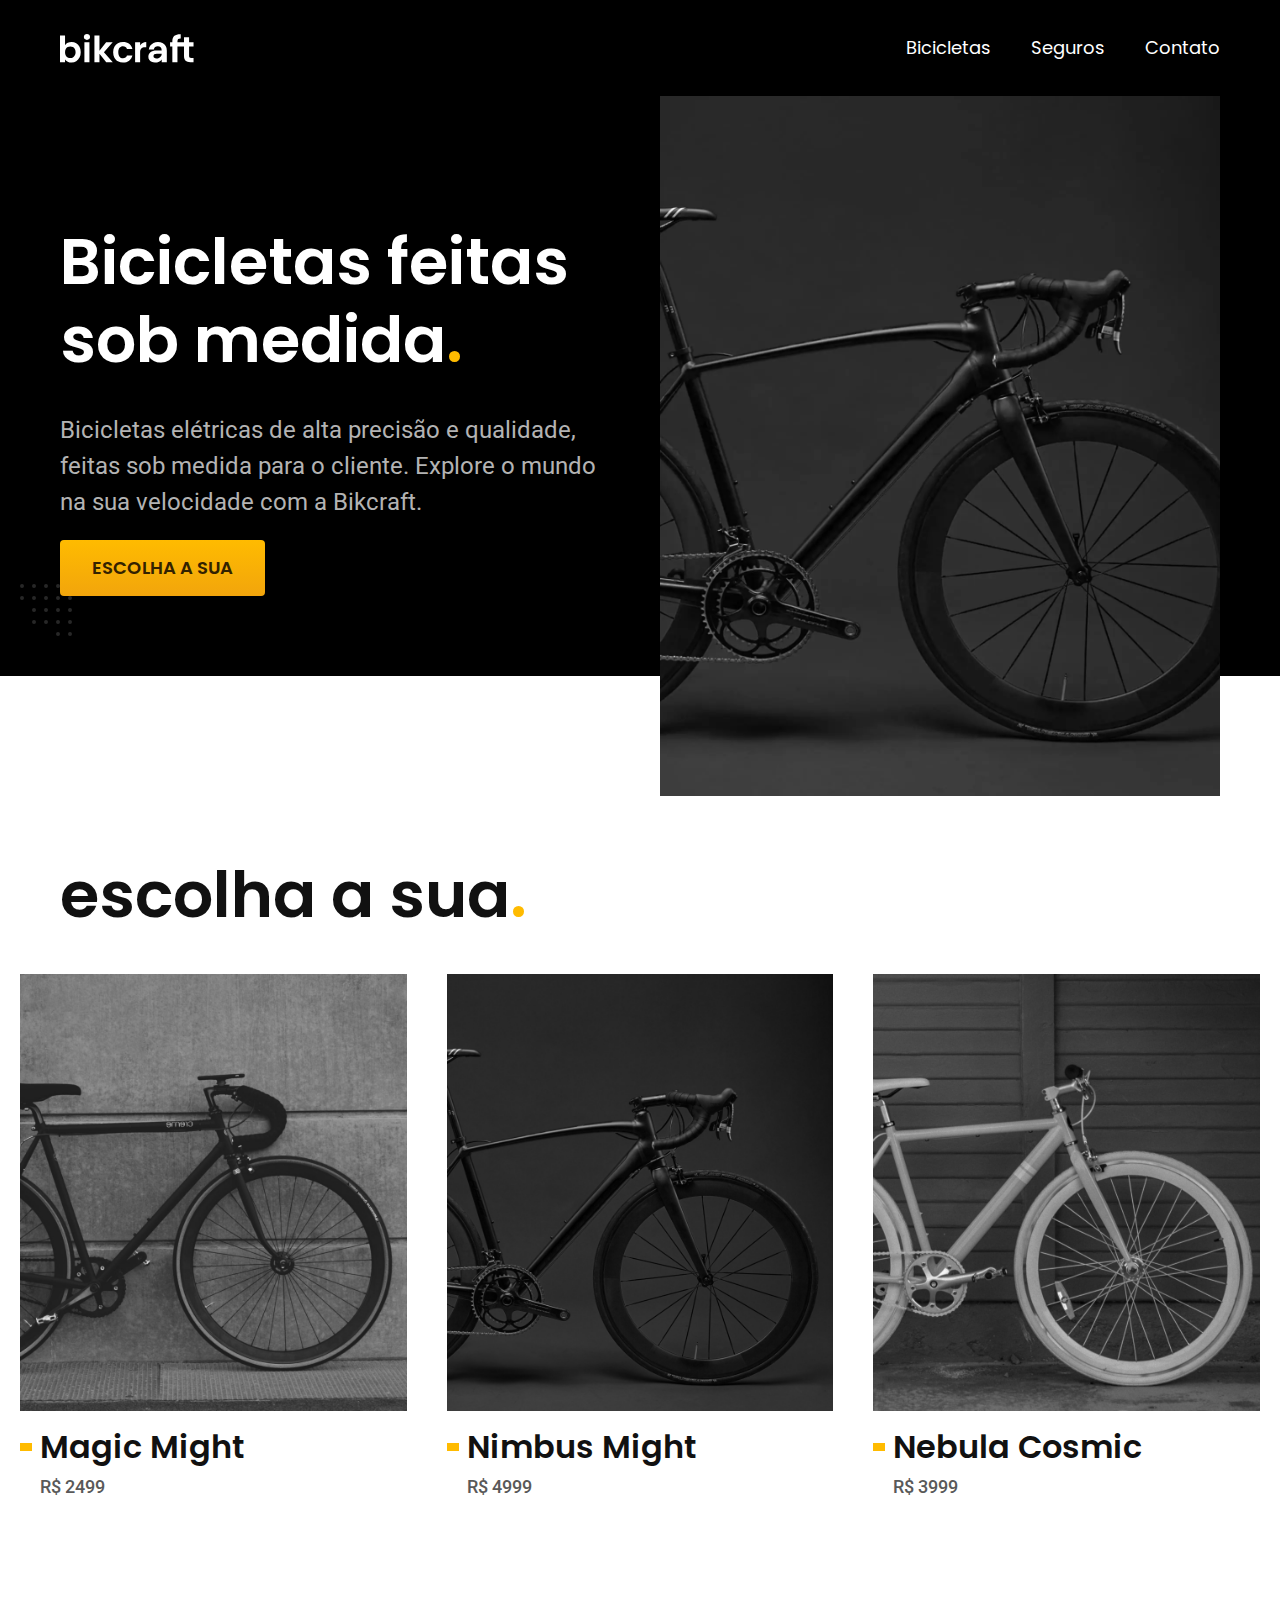
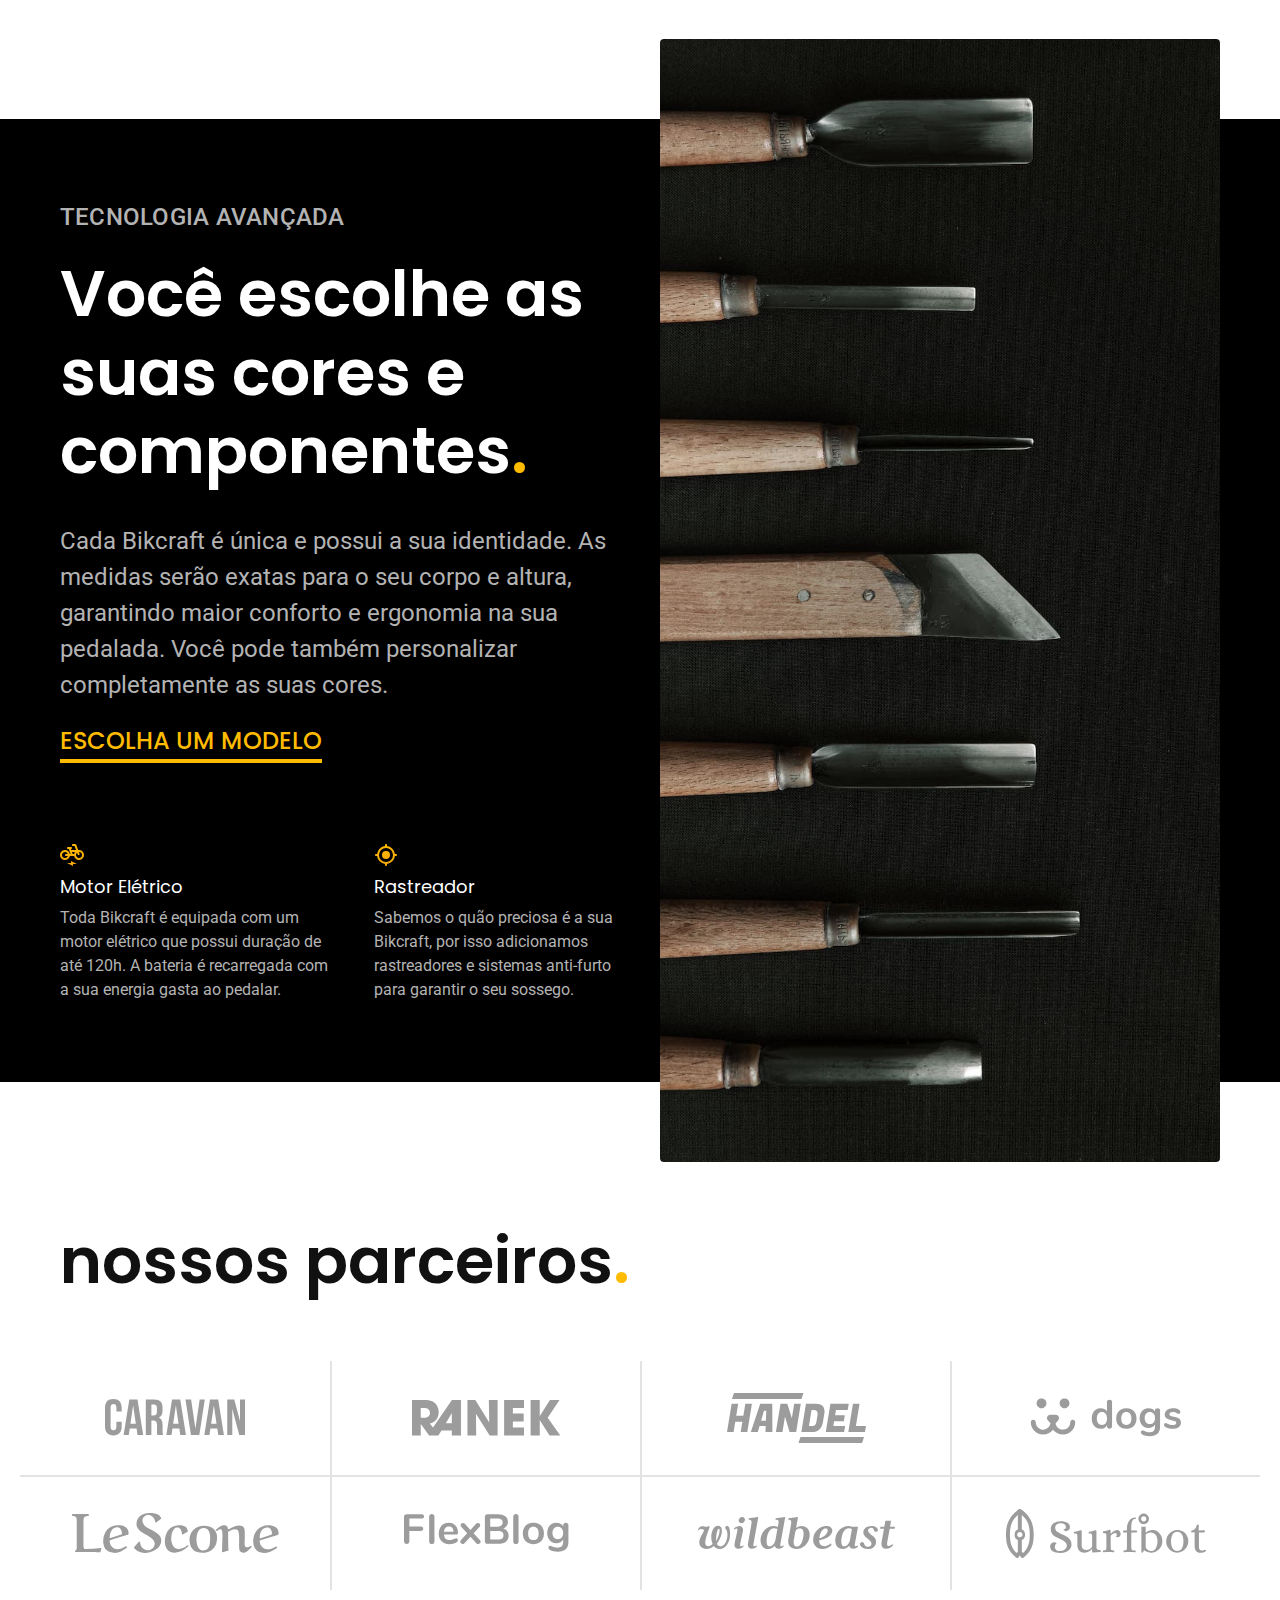
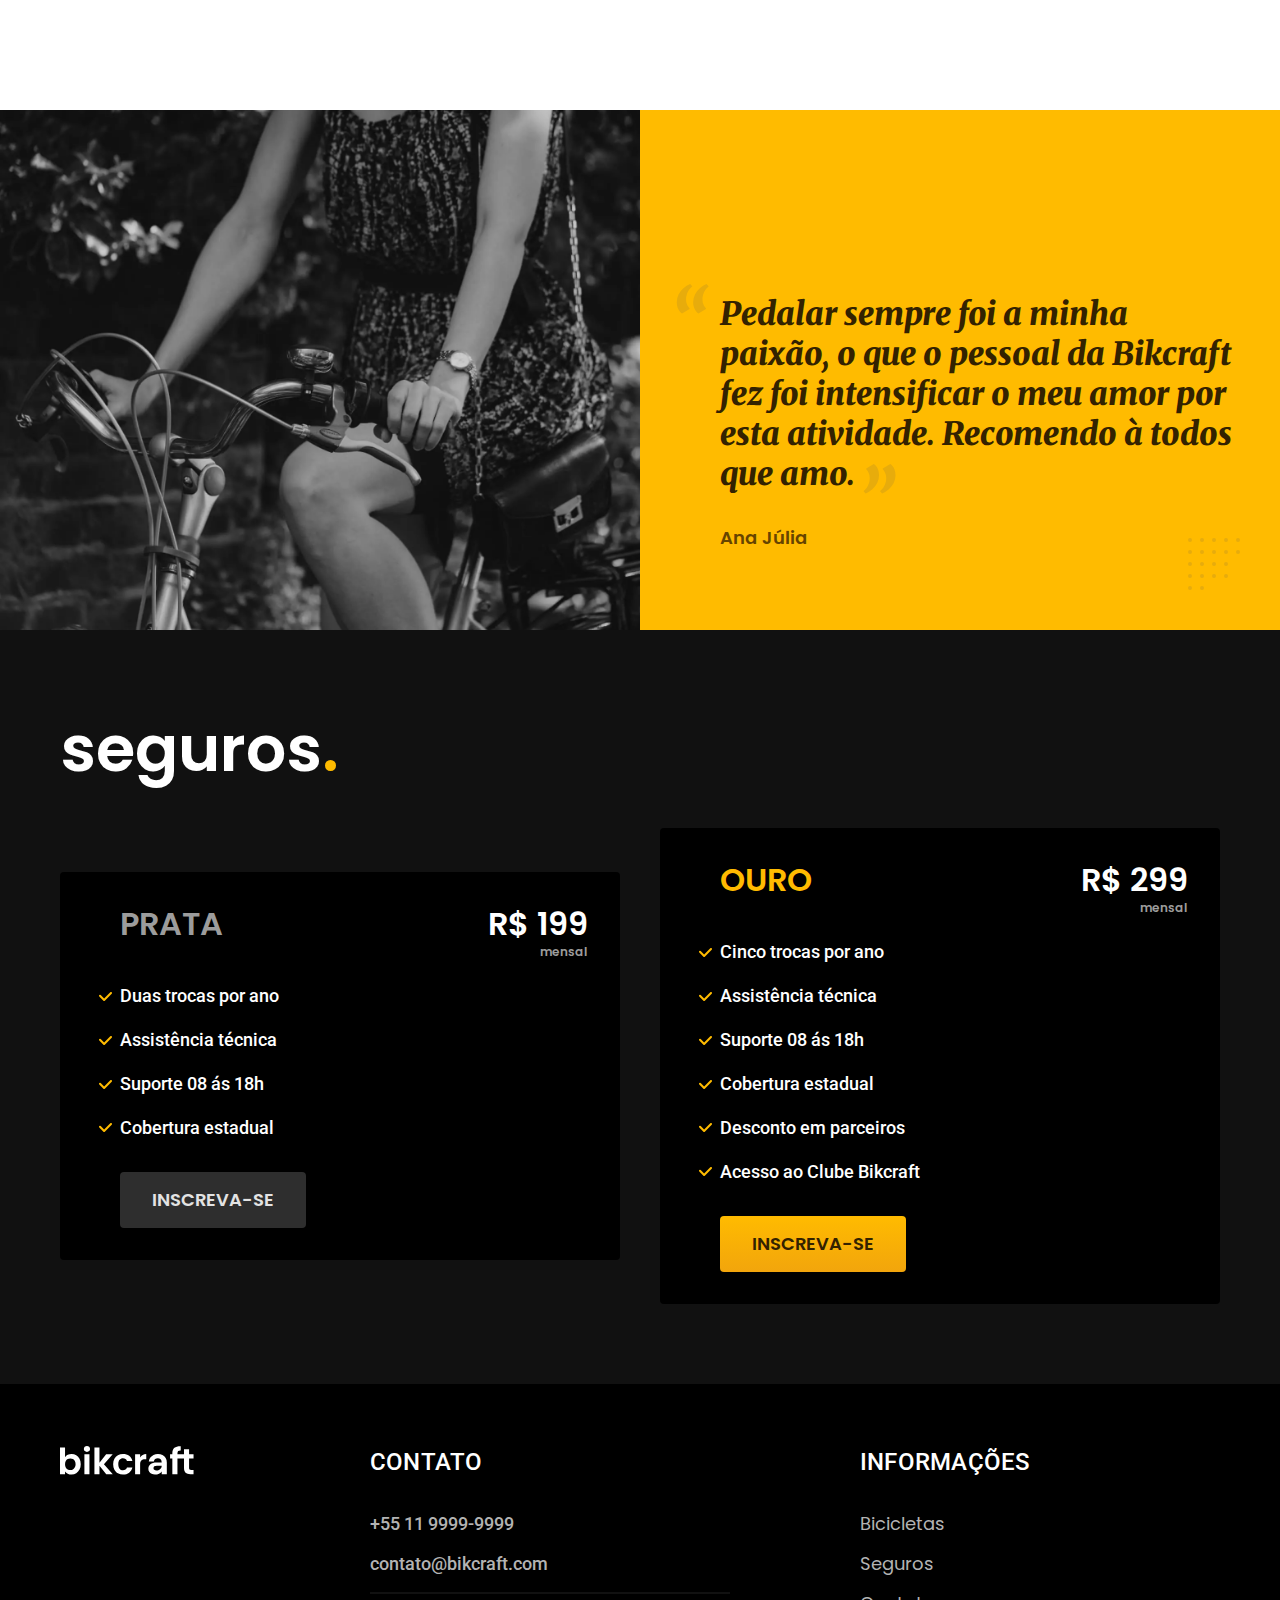
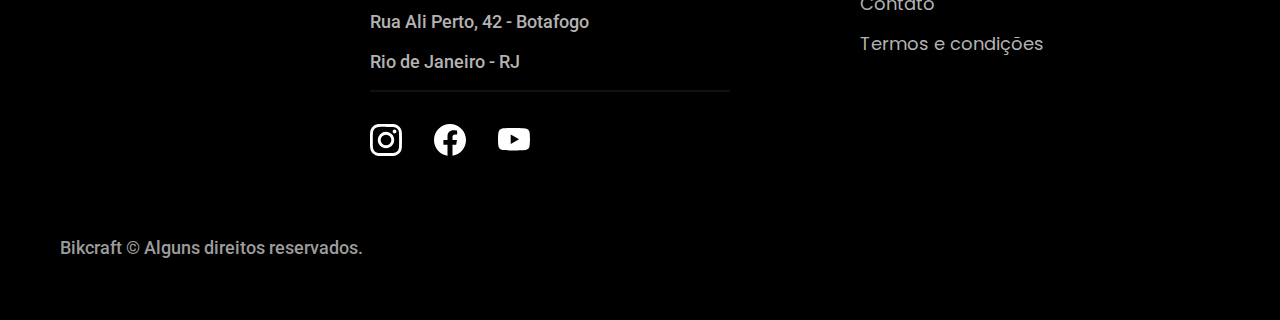
<file: index.html>
<!DOCTYPE html>
<html lang="pt-br">
  <head>
    <meta charset="UTF-8" />
    <meta http-equiv="X-UA-Compatible" content="IE=edge" />
    <meta name="viewport" content="width=device-width, initial-scale=1.0" />
    <meta
      name="description"
      content="Bicicletas elétricas de alta precisão e qualidade,  
      feitas sob medida para o cliente. Explore o mundo na sua velocidade com a Bikcraft."
    />
    <link rel="preload" href="css/style.min.css" as="style" />
    <link rel="stylesheet" href="css/style.min.css" />

    <link rel="icon" href="./img/favicon.svg" type="img/svg+xml" />
    <link rel="preconnect" href="https://fonts.gstatic.com" crossorigin />
    <link
      href="https://fonts.googleapis.com/css2?family=Merriweather:ital,wght@1,900&family=Poppins:wght@400;600&family=Roboto:wght@400;500&display=swap"
      rel="stylesheet"
    />
    <title>Bikcraft - Bicicletas Elétricas</title>
    <script>
      document.documentElement.classList.add("js");
    </script>
  </head>
  <body>
    <header class="header-bg">
      <div class="header container">
        <a href="./"
          ><img
            src="img/bikcraft.svg"
            width="136"
            height="32"
            alt="logo-bikcraft"
        /></a>
        <nav aria-label="primaria">
          <ul class="header-menu font-1-m cor-0">
            <li><a href="./bicicletas.html">Bicicletas</a></li>
            <li><a href="./seguros.html">Seguros</a></li>
            <li><a href="./contato.html">Contato</a></li>
          </ul>
        </nav>
      </div>
    </header>
    <main class="introducao-bg">
      <div class="introducao container">
        <div class="introducao-conteudo">
          <h1 class="font-1-xxl cor-0 fadeInDown" data-anime="200">
            Bicicletas feitas sob medida<span class="font-1-xxl cor-p1">.</span>
          </h1>
          <p class="font-2-l cor-05 fadeInDown" data-anime="400">
            Bicicletas elétricas de alta precisão e qualidade, feitas sob medida
            para o cliente. Explore o mundo na sua velocidade com a Bikcraft.
          </p>
          <a href="./bicicletas.html" data-anime="600" class="btn fadeInDown"
            >escolha a sua</a
          >
        </div>
        <picture data-anime="800" class="fadeInDown">
          <source
            media="(max-width: 800px)"
            srcset="/img/bicicletas/nimbus.webp"
          />
          <img
            src="img/fotos/introdução.webp"
            width="1280"
            height="1600"
            alt="Bicicleta elétrica preta."
          />
        </picture>
      </div>
    </main>

    <article class="bicicletas-lista">
      <h2 class="font-1-xxl container">
        escolha a sua<span class="cor-p1">.</span>
      </h2>

      <ul>
        <li>
          <a href="./bicicletas/magic.html">
            <img
              src="img/bicicletas/magic-home.webp"
              width="920"
              height="1040"
              alt="Bicicleta preta"
            />
            <h3 class="font-1-xl">Magic Might</h3>
            <span class="font-2-m cor-08">R$ 2499</span>
          </a>
        </li>

        <li>
          <a href="./bicicletas/nimbus.html">
            <img
              src="img/bicicletas/nimbus-home.webp"
              width="920"
              height="1040"
              alt="Bicicleta preta"
            />
            <h3 class="font-1-xl">Nimbus Might</h3>
            <span class="font-2-m cor-08">R$ 4999</span>
          </a>
        </li>

        <li>
          <a href="./bicicletas/nebula.html">
            <img
              src="img/bicicletas/nebula-home.webp"
              width="920"
              height="1040"
              alt="Bicicleta preta"
            />
            <h3 class="font-1-xl">Nebula Cosmic</h3>
            <span class="font-2-m cor-08">R$ 3999</span>
          </a>
        </li>
      </ul>
    </article>

    <article class="tecnologia-bg">
      <div class="tecnologia container">
        <div class="tecnologia-conteudo">
          <span class="font-2-l-b cor-05">Tecnologia avançada</span>
          <h2 class="font-1-xxl cor-0">
            Você escolhe as suas cores e componentes<span class="cor-p1"
              >.</span
            >
          </h2>
          <p class="font-2-l cor-05">
            Cada Bikcraft é única e possui a sua identidade. As medidas serão
            exatas para o seu corpo e altura, garantindo maior conforto e
            ergonomia na sua pedalada. Você pode também personalizar
            completamente as suas cores.
          </p>
          <a class="link" href="./bicicletas.html">escolha um modelo</a>

          <div class="tecnologia-vantagens">
            <div>
              <img
                src="img/icones/eletrica.svg"
                width="24"
                height="24"
                alt=""
              />
              <h3 class="font-1-m cor-0">Motor Elétrico</h3>
              <p class="font-2-s cor-05">
                Toda Bikcraft é equipada com um motor elétrico que possui
                duração de até 120h. A bateria é recarregada com a sua energia
                gasta ao pedalar.
              </p>
            </div>
            <div>
              <img
                src="img/icones/rastreador.svg"
                width="24"
                height="24"
                alt=""
              />
              <h3 class="font-1-m cor-0">Rastreador</h3>
              <p class="font-2-s cor-05">
                Sabemos o quão preciosa é a sua Bikcraft, por isso adicionamos
                rastreadores e sistemas anti-furto para garantir o seu sossego.
              </p>
            </div>
          </div>
        </div>

        <div class="tecnologia-img">
          <img
            src="img/fotos/tecnologia.jpg"
            width="1200"
            height="1920"
            alt=""
          />
        </div>
      </div>
    </article>

    <section class="parceiros" aria-label="Nossos Parceiros">
      <h2 class="font-1-xxl container">
        nossos parceiros<span class="cor-p1">.</span>
      </h2>

      <ul>
        <li>
          <img
            src="img/parceiros/caravan.svg"
            width="140"
            height="38"
            alt="caravan"
          />
        </li>
        <li>
          <img
            src="img/parceiros/ranek.svg"
            width="149"
            height="36"
            alt="ranek.svg"
          />
        </li>
        <li>
          <img
            src="img/parceiros/handel.svg"
            width="139"
            height="50"
            alt="handel.svg"
          />
        </li>
        <li>
          <img
            src="img/parceiros/dogs.svg"
            width="152"
            height="39"
            alt="dogs.svg"
          />
        </li>
        <li>
          <img
            src="img/parceiros/lescone.svg"
            width="208"
            height="41"
            alt="lescone.svg"
          />
        </li>
        <li>
          <img
            src="img/parceiros/flexblog.svg"
            width="165"
            height="38"
            alt="flexblog.svg"
          />
        </li>
        <li>
          <img
            src="img/parceiros/wildbeast.svg"
            width="197"
            height="34"
            alt="wildbeast.svg"
          />
        </li>
        <li>
          <img
            src="img/parceiros/surfbot.svg"
            width="200"
            height="40"
            alt="surfbot.svg"
          />
        </li>
      </ul>
    </section>
    <section class="depoimento" aria-label="depoimento">
      <div>
        <img
          src="img/fotos/depoimento.webp"
          width="1560 "
          height="1360"
          alt="Pessoa pedalando uma bicicleta Bikcraft"
        />
      </div>
      <div class="depoimento-conteudo">
        <blockquote class="font-1-xl cor-p5">
          <p>
            Pedalar sempre foi a minha paixão, o que o pessoal da Bikcraft fez
            foi intensificar o meu amor por esta atividade. Recomendo à todos
            que amo.
          </p>
        </blockquote>
        <span class="font-1-m-b cor-p4">Ana Júlia</span>
      </div>
    </section>

    <article class="seguros-bg" aria-label="Nossos seguros">
      <div class="seguros container">
        <h2 class="font-1-xxl cor-0">seguros<span class="cor-p1">.</span></h2>
        <div class="seguros-item">
          <h3 class="font-1-xl cor-06">PRATA</h3>
          <span class="font-1-xl cor-0"
            >R$ 199 <span class="font-1-xs cor-06">mensal</span></span
          >
          <ul class="font-2-m cor-0">
            <li>Duas trocas por ano</li>
            <li>Assistência técnica</li>
            <li>Suporte 08 ás 18h</li>
            <li>Cobertura estadual</li>
          </ul>
          <a class="btn secundario" href="./orcamento.html">Inscreva-se</a>
        </div>
        <div class="seguros-item">
          <h3 class="font-1-xl cor-p1">OURO</h3>
          <span class="font-1-xl cor-0"
            >R$ 299 <span class="font-1-xs cor-06">mensal</span></span
          >
          <ul class="font-2-m cor-0">
            <li>Cinco trocas por ano</li>
            <li>Assistência técnica</li>
            <li>Suporte 08 ás 18h</li>
            <li>Cobertura estadual</li>
            <li>Desconto em parceiros</li>
            <li>Acesso ao Clube Bikcraft</li>
          </ul>
          <a class="btn" href="./orcamento.html">Inscreva-se</a>
        </div>
      </div>
    </article>

    <footer class="footer-bg">
      <div class="footer container">
        <img src="img/bikcraft.svg" width="136" height="32" alt="Bikcraft" />
        <div class="footer-contato">
          <h3 class="font-2-l-b cor-0">Contato</h3>
          <ul class="font-2-m cor-05">
            <li><a href="tel:+551199999999">+55 11 9999-9999</a></li>
            <li>
              <a href="mailto:contato@bikcraft.com">contato@bikcraft.com</a>
            </li>
            <li>Rua Ali Perto, 42 - Botafogo</li>
            <li>Rio de Janeiro - RJ</li>
          </ul>
          <div class="footer-redes">
            <a href="./">
              <img
                src="img/redes/instagram.svg"
                width="32"
                height="32"
                alt="Instagram"
            /></a>
            <a href="./"
              ><img
                src="img/redes/facebook.svg"
                width="32"
                height="32"
                alt="Facebook"
            /></a>
            <a href="./"
              ><img
                src="img/redes/youtube.svg"
                width="32"
                height="32"
                alt="YouTube"
            /></a>
          </div>
        </div>

        <div class="footer-informaçoes">
          <h3 class="font-2-l-b cor-0">informações</h3>
          <nav>
            <ul class="font-1-m cor-05">
              <li><a href="./bicicletas.html">Bicicletas</a></li>
              <li><a href="./seguros.html">Seguros</a></li>
              <li><a href="./contato.html">Contato</a></li>
              <li><a href="./termos.html">Termos e condições</a></li>
            </ul>
          </nav>
        </div>
        <p class="footer-copy font-2-m cor-06">
          Bikcraft © Alguns direitos reservados.
        </p>
      </div>
    </footer>
    <script src="js/plugins/simple-anime.js"></script>
    <script src="js/script.js"></script>
  </body>
</html>
</file>
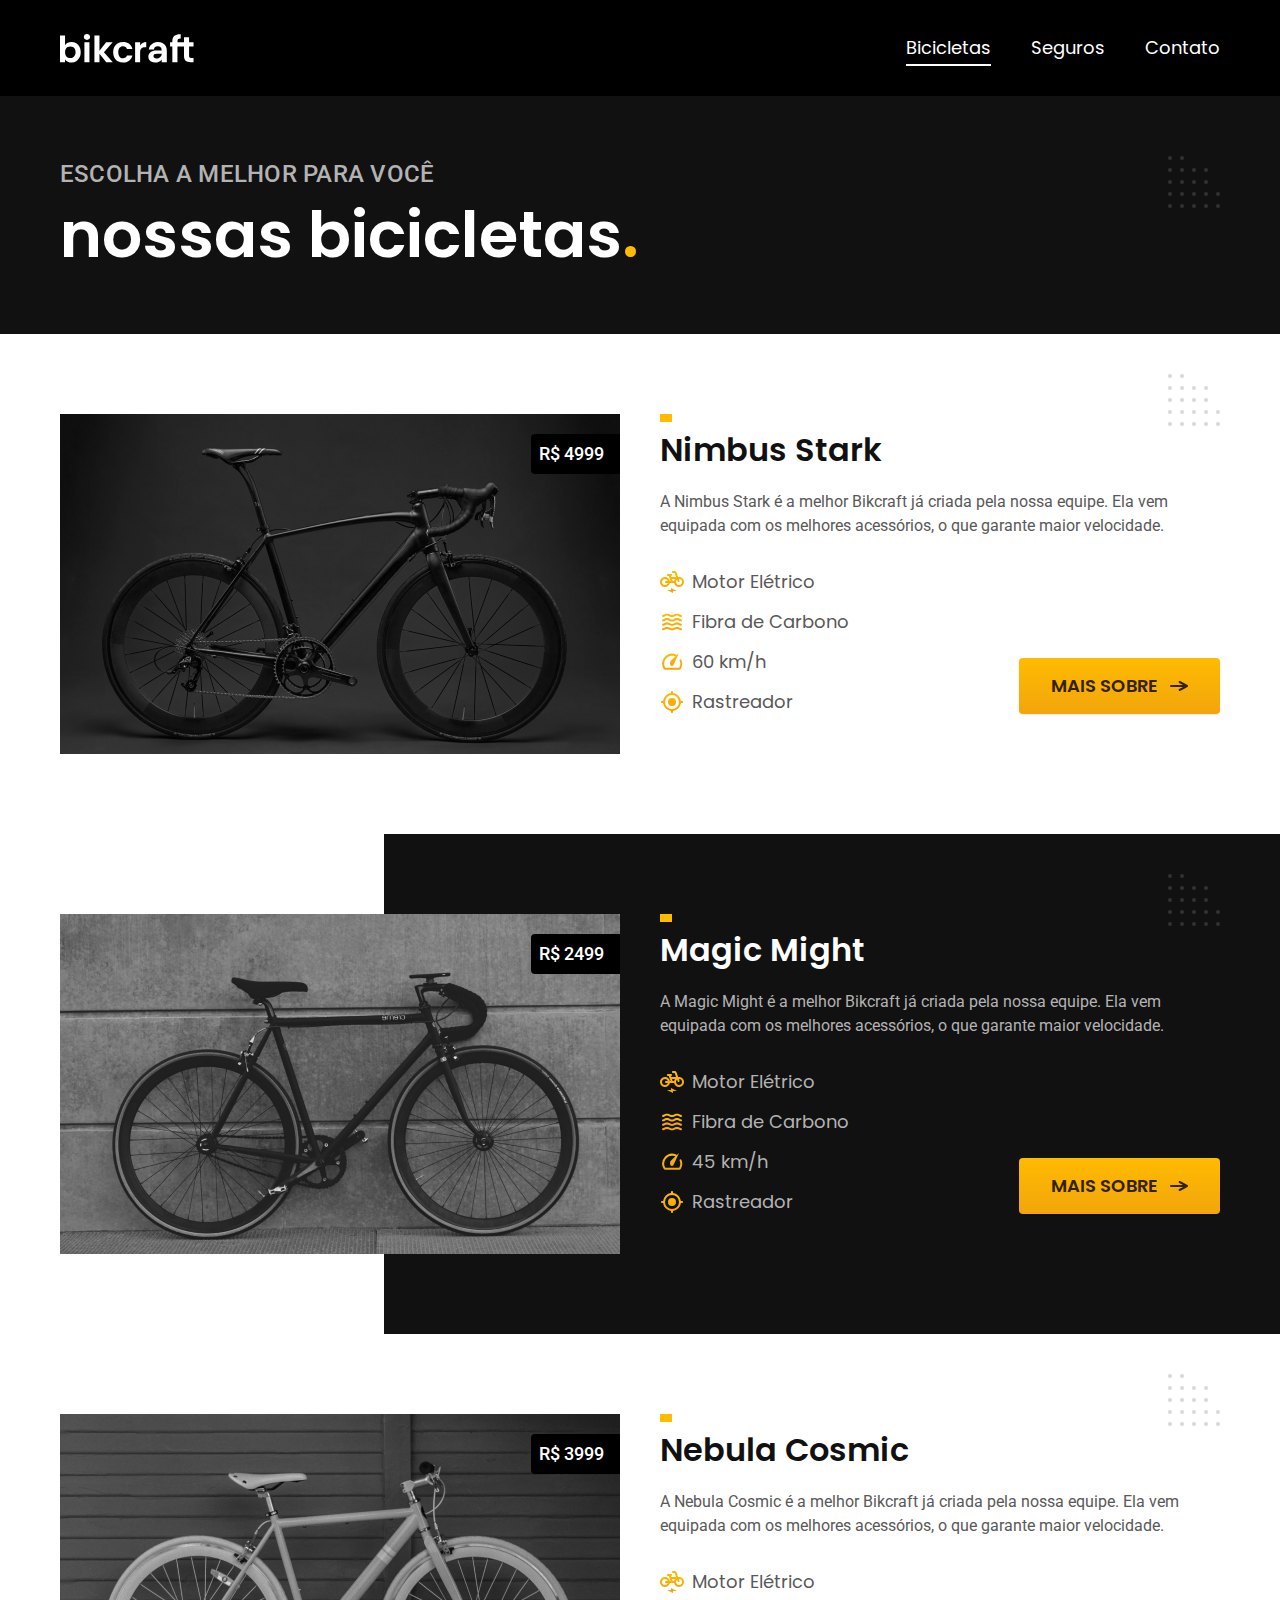
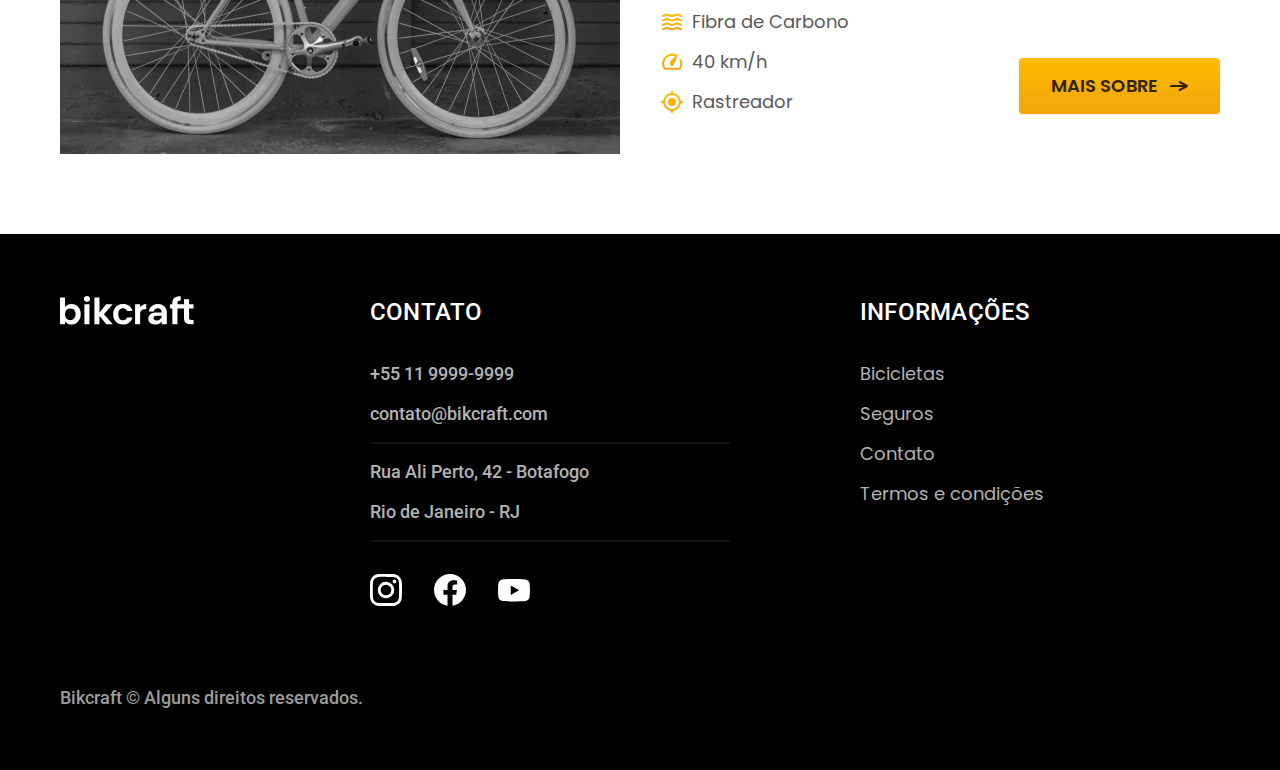
<file: bicicletas.html>
<!DOCTYPE html>
<html lang="pt-br">
  <head>
    <meta charset="UTF-8" />
    <meta http-equiv="X-UA-Compatible" content="IE=edge" />
    <meta name="description" content="Termos e Condições" />
    <meta name="viewport" content="width=device-width, initial-scale=1.0" />

    <link rel="preload" href="css/style.min.css" as="style" />
    <link rel="stylesheet" href="css/style.min.css" />

    <link rel="icon" href="./img/favicon.svg" type="img/svg+xml" />

    <link rel="preconnect" href="https://fonts.googleapis.com" />
    <link rel="preconnect" href="https://fonts.gstatic.com" crossorigin />
    <link
      href="https://fonts.googleapis.com/css2?family=Merriweather:ital,wght@1,900&family=Poppins:wght@400;600&family=Roboto:wght@400;500&display=swap"
      rel="stylesheet"
    />
    <title>Bicicletas | Bikcraft</title>
    <script>
      document.documentElement.classList.add("js");
    </script>
  </head>
  <body>
    <header class="header-bg">
      <div class="header container">
        <a href="./"
          ><img
            src="img/bikcraft.svg"
            width="136"
            height="32"
            alt="logo-bikcraft"
        /></a>
        <nav aria-label="primaria">
          <ul class="header-menu font-1-m cor-0">
            <li><a href="./bicicletas.html">Bicicletas</a></li>
            <li><a href="./seguros.html">Seguros</a></li>
            <li><a href="./contato.html">Contato</a></li>
          </ul>
        </nav>
      </div>
    </header>

    <main>
      <div class="titulo-bg">
        <div class="titulo container">
          <span class="font-2-l-b cor-05">escolha a melhor para você</span>
          <h1 class="font-1-xxl cor-0">
            nossas bicicletas<span class="font-1-xxl cor-p1">.</span>
          </h1>
        </div>
      </div>

      <div class="bicicletas-bg">
        <div class="bicicletas container">
          <div class="bicicleta-img">
            <img
              src="img/bicicletas/nimbus.webp"
              width="1180"
              height="680"
              alt="Bicicleta preta"
            />
            <span class="font-2-m cor-0">R$ 4999</span>
          </div>
          <div class="bicicletas-conteudo">
            <h2 class="font-1-xl">Nimbus Stark</h2>
            <p class="font-2-s cor-08">
              A Nimbus Stark é a melhor Bikcraft já criada pela nossa equipe.
              Ela vem equipada com os melhores acessórios, o que garante maior
              velocidade.
            </p>
            <ul class="font-1-m cor-08">
              <li>
                <img
                  src="img/icones/eletrica.svg"
                  width="32"
                  height="32"
                  alt=""
                />
                Motor Elétrico
              </li>
              <li>
                <img
                  src="img/icones/carbono.svg"
                  width="32"
                  height="32"
                  alt=""
                />Fibra de Carbono
              </li>
              <li>
                <img
                  src="img/icones/velocidade.svg"
                  width="32"
                  height="32"
                  alt=""
                />60 km/h
              </li>
              <li>
                <img
                  src="img/icones/rastreador.svg"
                  width="32"
                  height="32"
                  alt=""
                />Rastreador
              </li>
            </ul>
            <a class="btn seta" href="./bicicletas/nimbus.html">Mais sobre</a>
          </div>
        </div>
      </div>

      <div class="bicicletas-bg">
        <div class="bicicletas container">
          <div class="bicicleta-img">
            <img
              src="img/bicicletas/magic.webp"
              width="1120"
              height="680"
              alt="Bicicleta preta"
            />
            <span class="font-2-m cor-0">R$ 2499</span>
          </div>
          <div class="bicicletas-conteudo">
            <h2 class="font-1-xl cor-0">Magic Might</h2>
            <p class="font-2-s cor-05">
              A Magic Might é a melhor Bikcraft já criada pela nossa equipe. Ela
              vem equipada com os melhores acessórios, o que garante maior
              velocidade.
            </p>
            <ul class="font-1-m cor-05">
              <li>
                <img
                  src="img/icones/eletrica.svg"
                  width="32"
                  height="32"
                  alt=""
                />
                Motor Elétrico
              </li>
              <li>
                <img
                  src="img/icones/carbono.svg"
                  width="32"
                  height="32"
                  alt=""
                />Fibra de Carbono
              </li>
              <li>
                <img
                  src="img/icones/velocidade.svg"
                  width="32"
                  height="32"
                  alt=""
                />45 km/h
              </li>
              <li>
                <img
                  src="img/icones/rastreador.svg"
                  width="32"
                  height="32"
                  alt=""
                />Rastreador
              </li>
            </ul>
            <a class="btn seta" href="./bicicletas/magic.html">Mais sobre</a>
          </div>
        </div>
      </div>

      <div class="bicicletas-bg">
        <div class="bicicletas container">
          <div class="bicicleta-img">
            <img
              src="img/bicicletas/nebula.webp"
              width="1120"
              height="680"
              alt="Bicicleta preta"
            />
            <span class="font-2-m cor-0">R$ 3999</span>
          </div>
          <div class="bicicletas-conteudo">
            <h2 class="font-1-xl">Nebula Cosmic</h2>
            <p class="font-2-s cor-08">
              A Nebula Cosmic é a melhor Bikcraft já criada pela nossa equipe.
              Ela vem equipada com os melhores acessórios, o que garante maior
              velocidade.
            </p>
            <ul class="font-1-m cor-08">
              <li>
                <img
                  src="img/icones/eletrica.svg"
                  width="32"
                  height="32"
                  alt=""
                />
                Motor Elétrico
              </li>
              <li>
                <img
                  src="img/icones/carbono.svg"
                  width="32"
                  height="32"
                  alt=""
                />Fibra de Carbono
              </li>
              <li>
                <img
                  src="img/icones/velocidade.svg"
                  width="32"
                  height="32"
                  alt=""
                />40 km/h
              </li>
              <li>
                <img
                  src="img/icones/rastreador.svg"
                  width="32"
                  height="32"
                  alt=""
                />Rastreador
              </li>
            </ul>
            <a class="btn seta" href="./bicicletas/nebula.html">Mais sobre</a>
          </div>
        </div>
      </div>
    </main>
    <footer class="footer-bg">
      <div class="footer container">
        <img src="img/bikcraft.svg" width="136" height="32" alt="Bikcraft" />
        <div class="footer-contato">
          <h3 class="font-2-l-b cor-0">Contato</h3>
          <ul class="font-2-m cor-05">
            <li><a href="tel:+551199999999">+55 11 9999-9999</a></li>
            <li>
              <a href="mailto:contato@bikcraft.com">contato@bikcraft.com</a>
            </li>
            <li>Rua Ali Perto, 42 - Botafogo</li>
            <li>Rio de Janeiro - RJ</li>
          </ul>
          <div class="footer-redes">
            <a href="./">
              <img
                src="img/redes/instagram.svg"
                width="32"
                height="32"
                alt="Instagram"
            /></a>
            <a href="./"
              ><img
                src="img/redes/facebook.svg"
                width="32"
                height="32"
                alt="Facebook"
            /></a>
            <a href="./"
              ><img
                src="img/redes/youtube.svg"
                width="32"
                height="32"
                alt="YouTube"
            /></a>
          </div>
        </div>

        <div class="footer-informaçoes">
          <h3 class="font-2-l-b cor-0">informações</h3>
          <nav>
            <ul class="font-1-m cor-05">
              <li><a href="./bicicletas.html">Bicicletas</a></li>
              <li><a href="./seguros.html">Seguros</a></li>
              <li><a href="./contato.html">Contato</a></li>
              <li><a href="./termos.html">Termos e condições</a></li>
            </ul>
          </nav>
        </div>
        <p class="footer-copy font-2-m cor-06">
          Bikcraft © Alguns direitos reservados.
        </p>
      </div>
    </footer>
    <script src="js/script.js"></script>
  </body>
</html>
</file>
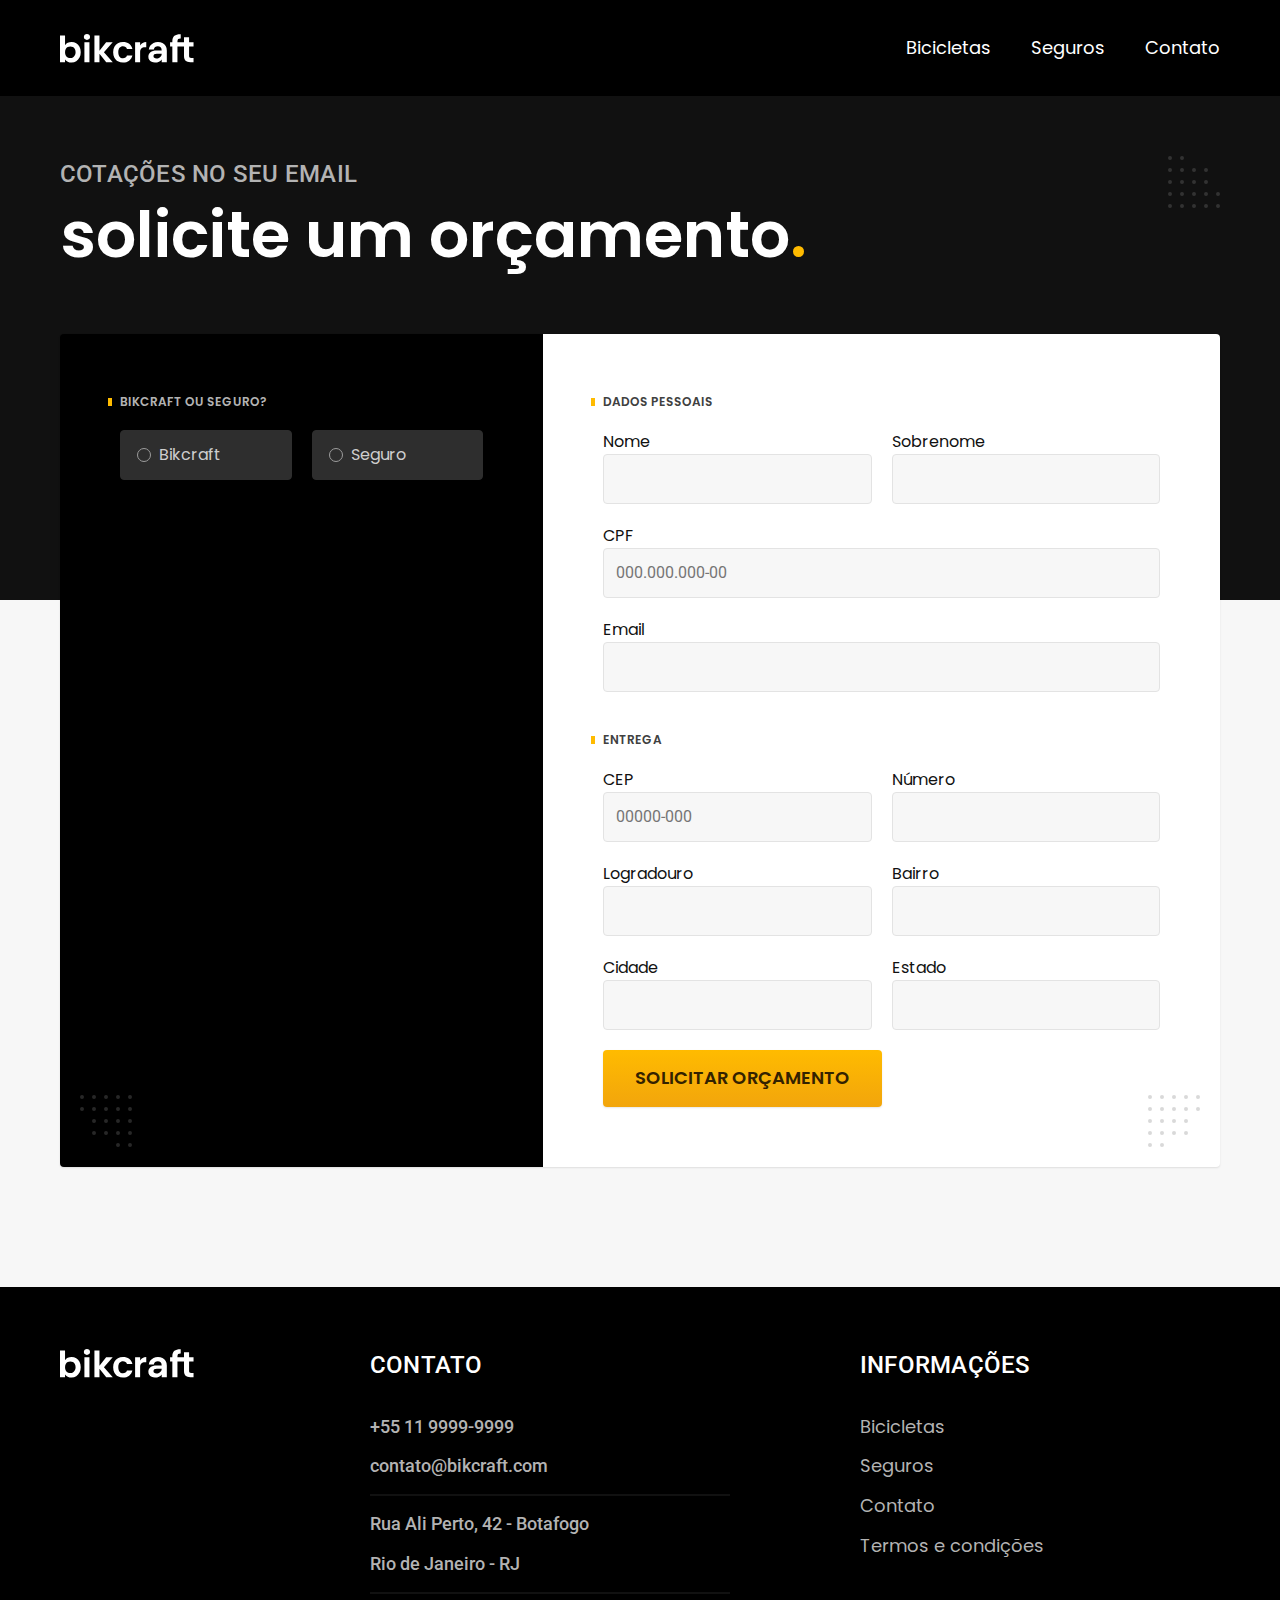
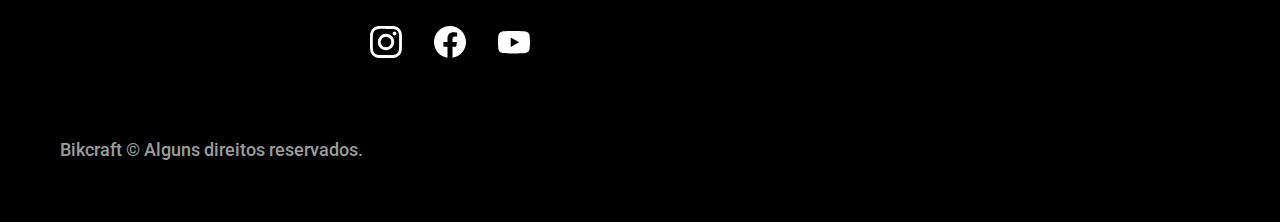
<file: orcamento.html>
<!DOCTYPE html>
<html lang="pt-br">
  <head>
    <meta charset="UTF-8" />
    <meta http-equiv="X-UA-Compatible" content="IE=edge" />
    <meta name="description" content="Termos e Condições" />
    <meta name="viewport" content="width=device-width, initial-scale=1.0" />

    <link rel="preload" href="css/style.min.css" as="style" />
    <link rel="stylesheet" href="css/style.min.css" />
    <title>Orçamento | Bikcraft</title>

    <link rel="icon" href="./img/favicon.svg" type="img/svg+xml" />

    <link rel="preconnect" href="https://fonts.googleapis.com" />
    <link rel="preconnect" href="https://fonts.gstatic.com" crossorigin />
    <link
      href="https://fonts.googleapis.com/css2?family=Merriweather:ital,wght@1,900&family=Poppins:wght@400;600&family=Roboto:wght@400;500&display=swap"
      rel="stylesheet"
    />
    <script>
      document.documentElement.classList.add("js");
    </script>
  </head>
  <body id="orcamento">
    <header class="header-bg">
      <div class="header container">
        <a href="./"
          ><img
            src="img/bikcraft.svg"
            width="136"
            height="32"
            alt="logo-bikcraft"
        /></a>
        <nav aria-label="primaria">
          <ul class="header-menu font-1-m cor-0">
            <li><a href="./bicicletas.html">Bicicletas</a></li>
            <li><a href="./seguros.html">Seguros</a></li>
            <li><a href="./contato.html">Contato</a></li>
          </ul>
        </nav>
      </div>
    </header>

    <main>
      <div class="titulo-bg">
        <div class="titulo container">
          <span class="font-2-l-b cor-05">Cotações no seu email</span>
          <h1 class="font-1-xxl cor-0">
            solicite um orçamento<span class="font-1-xxl cor-p1">.</span>
          </h1>
        </div>
      </div>

      <form class="orcamento container" action="./">
        <div class="orcamento-produto">
          <h2 class="font-1-xs cor-05">Bikcraft ou Seguro?</h2>

          <input type="radio" name="tipo" value="bikcraft" id="bikcraft" />
          <label for="bikcraft">Bikcraft</label>

          <input type="radio" name="tipo" value="seguro" id="seguro" />
          <label for="seguro">Seguro</label>

          <div class="orcamento-conteudo" id="orcamento-bikcraft">
            <h2 class="font-1-xs cor-05">Escolha a sua</h2>

            <input type="radio" name="produto" value="nimbus" id="nimbus" />
            <label for="nimbus">Nimbus Stark <span>R$ 4999</span></label>
            <div class="orcamento-detalhes">
              <ul class="font-1-xs cor-08">
                <li>
                  <img
                    src="img/icones/eletrica.svg"
                    width="32"
                    height="32"
                    alt=""
                  />Motor Elétrico
                </li>
                <li>
                  <img
                    src="img/icones/carbono.svg"
                    width="32"
                    height="32"
                    alt=""
                  />Carbono
                </li>
                <li>
                  <img
                    src="img/icones/velocidade.svg"
                    width="32"
                    height="32"
                    alt=""
                  />
                  50 km/h
                </li>
                <li>
                  <img
                    src="img/icones/rastreador.svg"
                    width="32"
                    height="32"
                    alt=""
                  />
                  Rastreador
                </li>
              </ul>
              <img
                src="img/bicicletas/nimbus.webp"
                width="1120"
                height="680"
                alt="Bicicleta preta"
              />
            </div>

            <input type="radio" name="produto" value="magic" id="magic" />
            <label for="magic">Magic Might <span>R$ 2499</span> </label>
            <div class="orcamento-detalhes">
              <ul class="font-1-xs cor-08">
                <li>
                  <img
                    src="img/icones/eletrica.svg"
                    width="32"
                    height="32"
                    alt=""
                  />Motor Elétrico
                </li>
                <li>
                  <img
                    src="img/icones/carbono.svg"
                    width="32"
                    height="32"
                    alt=""
                  />Carbono
                </li>
                <li>
                  <img
                    src="img/icones/velocidade.svg"
                    width="32"
                    height="32"
                    alt=""
                  />
                  45 km/h
                </li>
                <li>
                  <img
                    src="img/icones/rastreador.svg"
                    width="32"
                    height="32"
                    alt=""
                  />
                  Rastreador
                </li>
              </ul>
              <img
                src="img/bicicletas/magic.webp"
                width="1120"
                height="680"
                alt="Bicicleta preta"
              />
            </div>

            <input type="radio" name="produto" value="nebula" id="nebula" />
            <label for="nebula">Nebula Cosmic <span>R$ 3999</span> </label>
            <div class="orcamento-detalhes">
              <ul class="font-1-xs cor-08">
                <li>
                  <img
                    src="img/icones/eletrica.svg"
                    width="32"
                    height="32"
                    alt=""
                  />Motor Elétrico
                </li>
                <li>
                  <img
                    src="img/icones/carbono.svg"
                    width="32"
                    height="32"
                    alt=""
                  />Carbono
                </li>
                <li>
                  <img
                    src="img/icones/velocidade.svg"
                    width="32"
                    height="32"
                    alt=""
                  />
                  40 km/h
                </li>
                <li>
                  <img
                    src="img/icones/rastreador.svg"
                    width="32"
                    height="32"
                    alt=""
                  />
                  Rastreador
                </li>
              </ul>
              <img
                src="img/bicicletas/nebula.webp"
                width="1020"
                height="680"
                alt="Bicicleta preta"
              />
            </div>
          </div>

          <div class="orcamento-conteudo" id="orcamento-seguro">
            <h2 class="font-1-xs cor-05">Escolha o plano</h2>

            <input type="radio" name="produto" value="prata" id="prata" />
            <label for="prata">Prata <span>R$ 199</span></label>

            <input type="radio" name="produto" value="ouro" id="ouro" />
            <label for="ouro">Ouro <span>R$ 299</span> </label>
          </div>
        </div>
        <div class="orcamento-dados form">
          <h2 class="font-1-xs cor-09 col-2">dados pessoais</h2>
          <div>
            <label for="nome">Nome</label>
            <input type="text" name="nome" id="nome" />
          </div>
          <div>
            <label for="sobrenome">Sobrenome</label>
            <input type="text" name="sobrenome" id="sobrenome" />
          </div>
          <div class="col-2">
            <label for="CPF">CPF</label>
            <input
              type="text"
              name="CPF"
              id="CPF"
              placeholder="000.000.000-00"
            />
          </div>
          <div class="col-2">
            <label for="email">Email</label>
            <input type="email" name="email" id="email" />
          </div>
          <h2 class="font-1-xs cor-09 col-2">entrega</h2>
          <div>
            <label for="cep">CEP</label>
            <input type="text" name="cep" id="cep" placeholder="00000-000" />
          </div>

          <div>
            <label for="numero">Número</label>
            <input type="text" name="numero" id="numero" />
          </div>

          <div>
            <label for="logradouro">Logradouro</label>
            <input type="text" name="logradouro" id="logradouro" />
          </div>

          <div>
            <label for="bairro">Bairro</label>
            <input type="text" name="bairro" id="bairro" />
          </div>

          <div>
            <label for="cidade">Cidade</label>
            <input type="text" name="cidade" id="cidade" />
          </div>

          <div>
            <label for="estado">Estado</label>
            <input type="text" name="estado" id="estado" />
          </div>
          <button class="btn col-2">Solicitar Orçamento</button>
        </div>
      </form>
    </main>

    <footer class="footer-bg">
      <div class="footer container">
        <img src="img/bikcraft.svg" width="136" height="32" alt="Bikcraft" />
        <div class="footer-contato">
          <h3 class="font-2-l-b cor-0">Contato</h3>
          <ul class="font-2-m cor-05">
            <li><a href="tel:+551199999999">+55 11 9999-9999</a></li>
            <li>
              <a href="mailto:contato@bikcraft.com">contato@bikcraft.com</a>
            </li>
            <li>Rua Ali Perto, 42 - Botafogo</li>
            <li>Rio de Janeiro - RJ</li>
          </ul>
          <div class="footer-redes">
            <a href="./">
              <img
                src="img/redes/instagram.svg"
                width="32"
                height="32"
                alt="Instagram"
            /></a>
            <a href="./"
              ><img
                src="img/redes/facebook.svg"
                width="32"
                height="32"
                alt="Facebook"
            /></a>
            <a href="./"
              ><img
                src="img/redes/youtube.svg"
                width="32"
                height="32"
                alt="YouTube"
            /></a>
          </div>
        </div>

        <div class="footer-informaçoes">
          <h3 class="font-2-l-b cor-0">informações</h3>
          <nav>
            <ul class="font-1-m cor-05">
              <li><a href="./bicicletas.html">Bicicletas</a></li>
              <li><a href="./seguros.html">Seguros</a></li>
              <li><a href="./contato.html">Contato</a></li>
              <li><a href="./termos.html">Termos e condições</a></li>
            </ul>
          </nav>
        </div>
        <p class="footer-copy font-2-m cor-06">
          Bikcraft © Alguns direitos reservados.
        </p>
      </div>
    </footer>
    <script src="js/script.js"></script>
  </body>
</html>
</file>
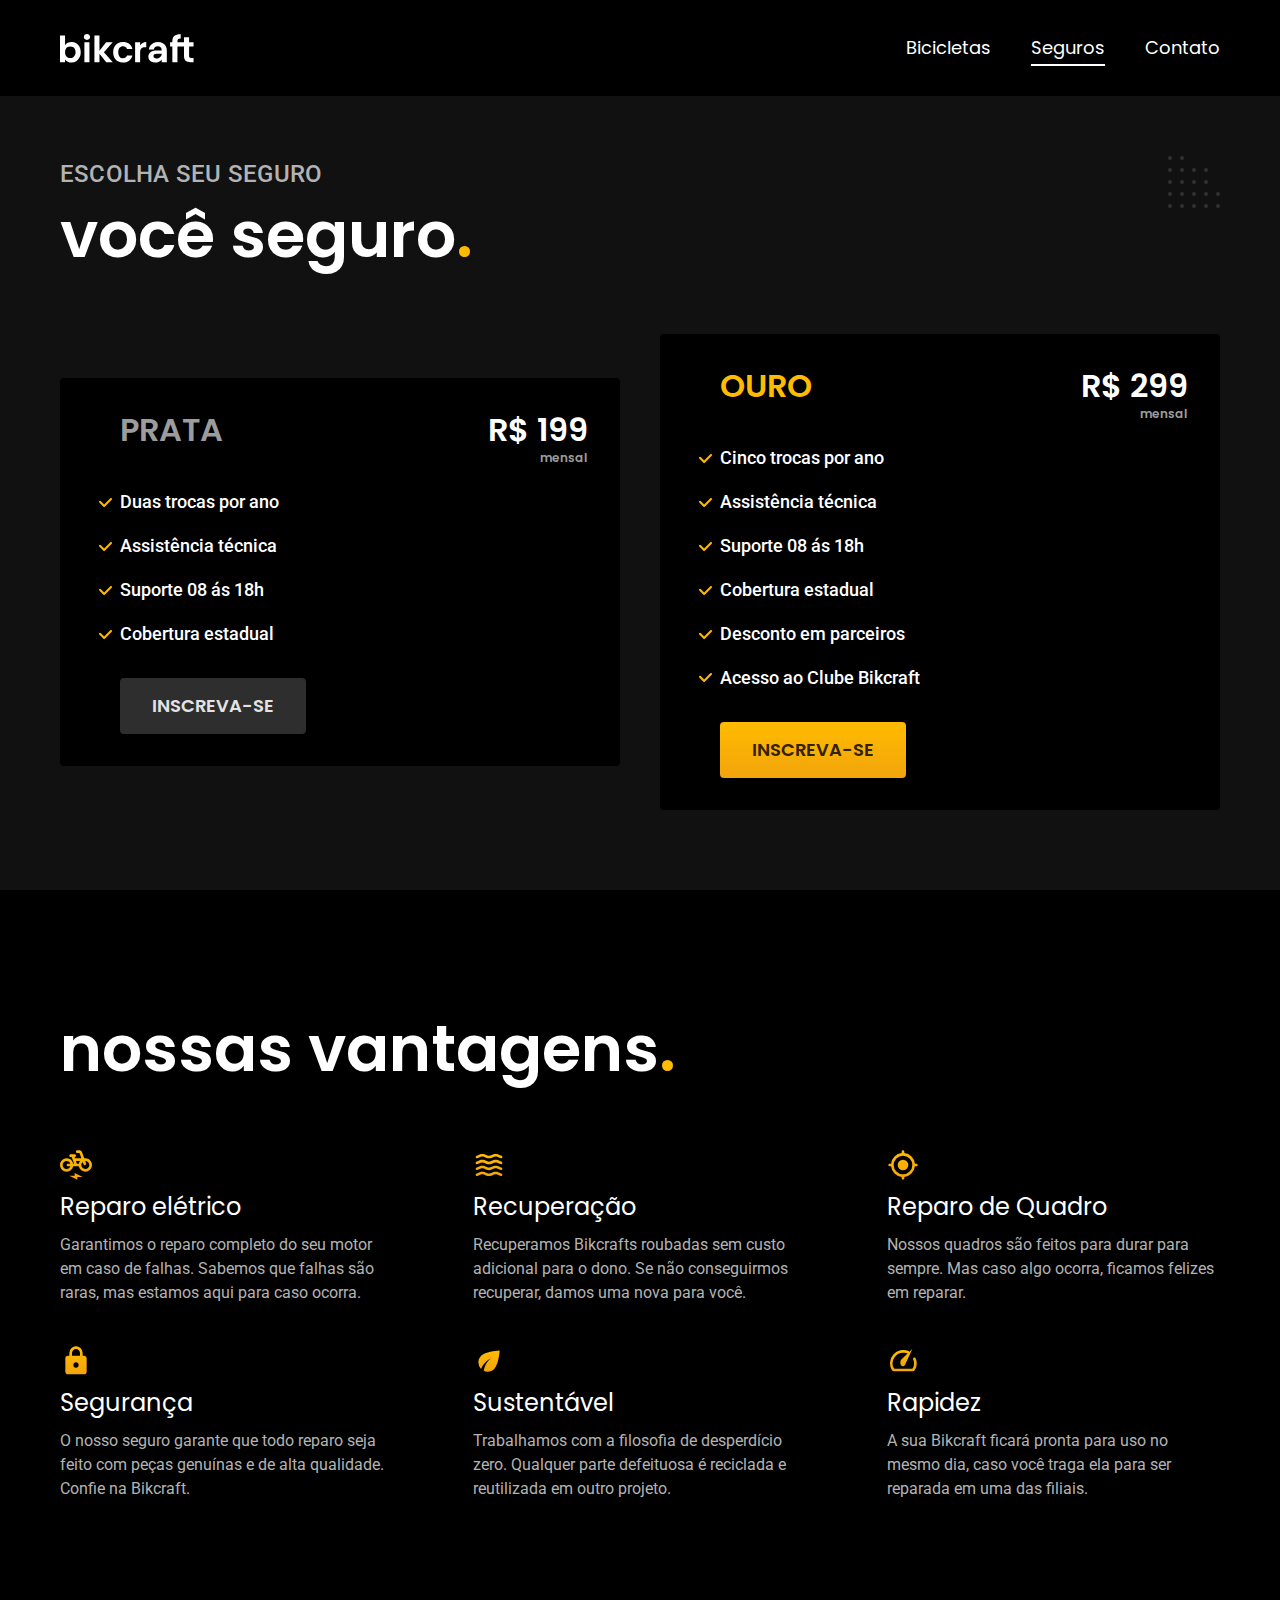
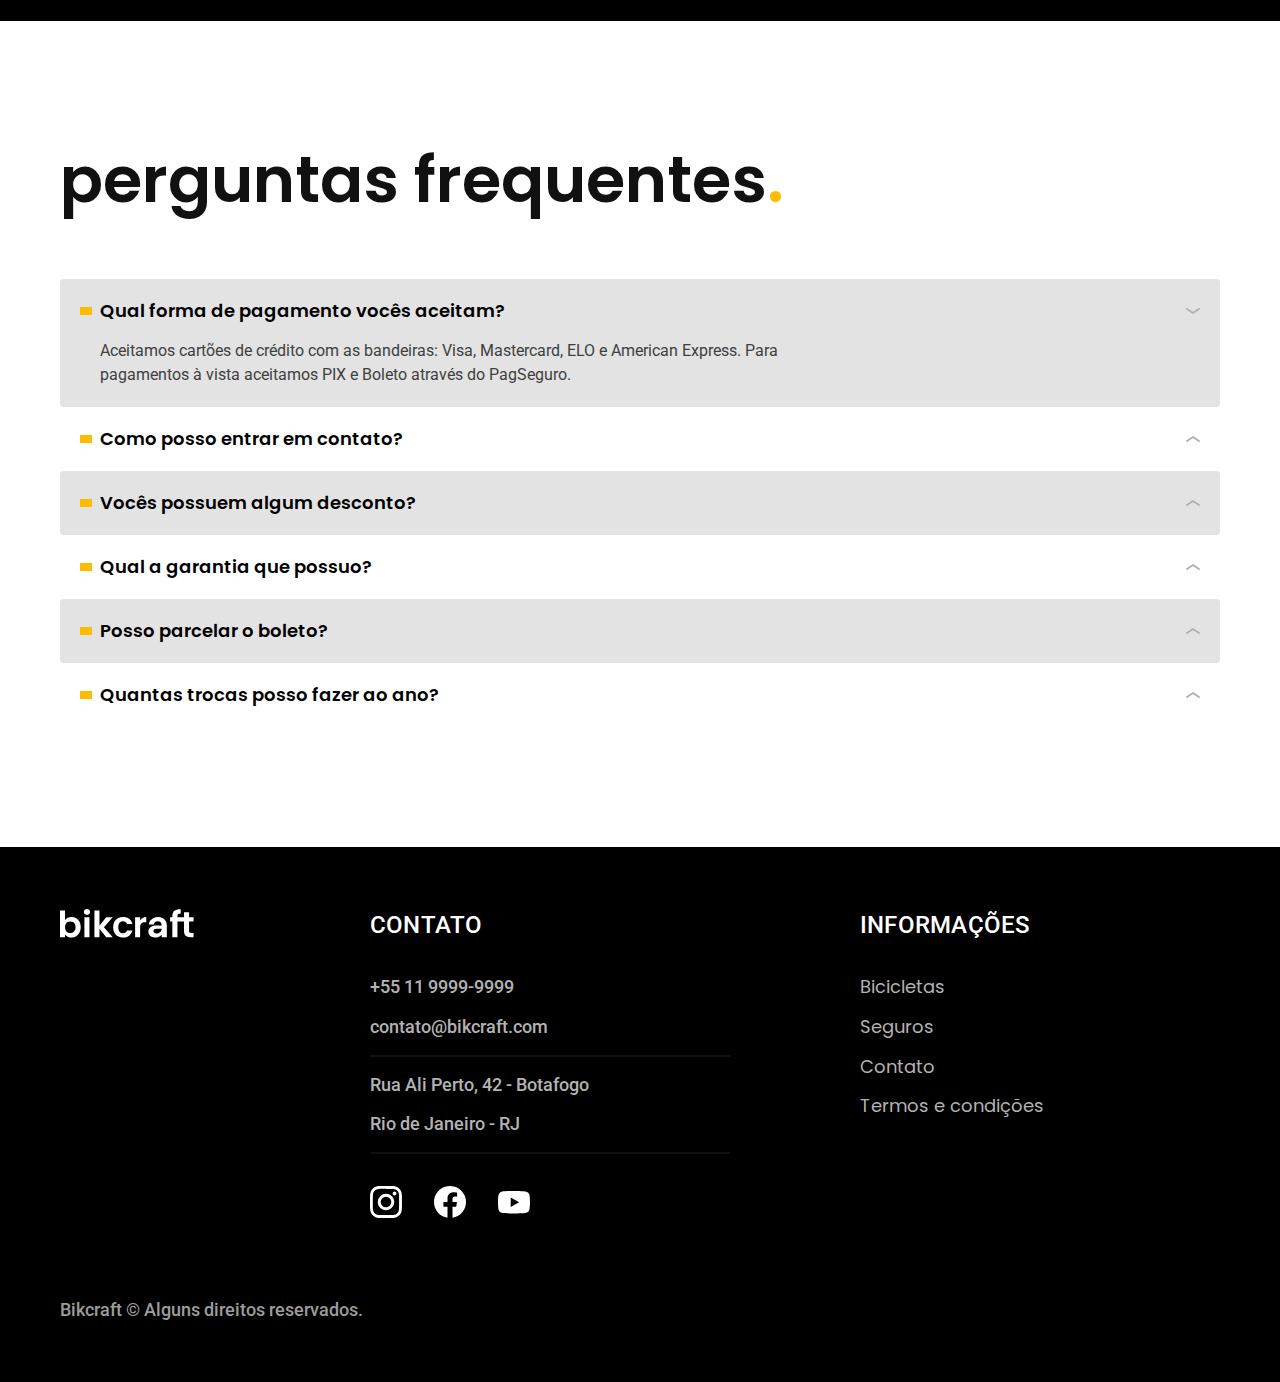
<file: seguros.html>
<!DOCTYPE html>
<html lang="pt-br">
  <head>
    <meta charset="UTF-8" />
    <meta http-equiv="X-UA-Compatible" content="IE=edge" />
    <meta name="description" content="Termos e Condições" />
    <meta name="viewport" content="width=device-width, initial-scale=1.0" />

    <link rel="preload" href="css/style.min.css" as="style" />
    <link rel="stylesheet" href="css/style.min.css" />

    <link rel="icon" href="./img/favicon.svg" type="img/svg+xml" />

    <link rel="preconnect" href="https://fonts.googleapis.com" />
    <link rel="preconnect" href="https://fonts.gstatic.com" crossorigin />
    <link
      href="https://fonts.googleapis.com/css2?family=Merriweather:ital,wght@1,900&family=Poppins:wght@400;600&family=Roboto:wght@400;500&display=swap"
      rel="stylesheet"
    />
    <title>Seguros | Bikcraft</title>

    <script>
      document.documentElement.classList.add("js");
    </script>
  </head>
  <body id="seguros">
    <header class="header-bg">
      <div class="header container">
        <a href="./"
          ><img
            src="img/bikcraft.svg"
            width="136"
            height="32"
            alt="logo-bikcraft"
        /></a>
        <nav aria-label="primaria">
          <ul class="header-menu font-1-m cor-0">
            <li><a href="./bicicletas.html">Bicicletas</a></li>
            <li><a href="./seguros.html">Seguros</a></li>
            <li><a href="./contato.html">Contato</a></li>
          </ul>
        </nav>
      </div>
    </header>

    <main class="seguros-bg">
      <div class="titulo-bg">
        <div class="titulo container">
          <span class="font-2-l-b cor-05">escolha seu seguro</span>
          <h1 class="font-1-xxl cor-0">
            você seguro<span class="font-1-xxl cor-p1">.</span>
          </h1>
        </div>
      </div>

      <div class="seguros container fadeInLeft" data-anime="200">
        <div class="seguros-item">
          <h3 class="font-1-xl cor-06">PRATA</h3>
          <span class="font-1-xl cor-0"
            >R$ 199 <span class="font-1-xs cor-06">mensal</span></span
          >
          <ul class="font-2-m cor-0">
            <li>Duas trocas por ano</li>
            <li>Assistência técnica</li>
            <li>Suporte 08 ás 18h</li>
            <li>Cobertura estadual</li>
          </ul>
          <a
            class="btn secundario"
            href="./orcamento.html?tipo=seguro&produto=prata"
            >Inscreva-se</a
          >
        </div>
        <div class="seguros-item fadeInRight" data-anime="400">
          <h3 class="font-1-xl cor-p1">OURO</h3>
          <span class="font-1-xl cor-0"
            >R$ 299 <span class="font-1-xs cor-06">mensal</span></span
          >
          <ul class="font-2-m cor-0">
            <li>Cinco trocas por ano</li>
            <li>Assistência técnica</li>
            <li>Suporte 08 ás 18h</li>
            <li>Cobertura estadual</li>
            <li>Desconto em parceiros</li>
            <li>Acesso ao Clube Bikcraft</li>
          </ul>
          <a class="btn" href="./orcamento.html?tipo=seguro&produto=ouro"
            >Inscreva-se</a
          >
        </div>
      </div>
    </main>

    <article class="vantagens-bg">
      <div class="vantagens container">
        <h2 class="font-1-xxl cor-0">
          nossas vantagens<span class="font-1-xxl cor-p1">.</span>
        </h2>
        <ul class="font-2-s cor-05">
          <li>
            <img src="img/icones/eletrica.svg" width="32" height="32" alt="" />
            <h3 class="font-1-l cor-0">Reparo elétrico</h3>
            <p>
              Garantimos o reparo completo do seu motor em caso de falhas.
              Sabemos que falhas são raras, mas estamos aqui para caso ocorra.
            </p>
          </li>
          <li>
            <img src="img/icones/carbono.svg" width="32" height="32" alt="" />
            <h3 class="font-1-l cor-0">Recuperação</h3>
            <p>
              Recuperamos Bikcrafts roubadas sem custo adicional para o dono. Se
              não conseguirmos recuperar, damos uma nova para você.
            </p>
          </li>
          <li>
            <img
              src="img/icones/rastreador.svg"
              width="32"
              height="32"
              alt=""
            />
            <h3 class="font-1-l cor-0">Reparo de Quadro</h3>
            <p>
              Nossos quadros são feitos para durar para sempre. Mas caso algo
              ocorra, ficamos felizes em reparar.
            </p>
          </li>
          <li>
            <img src="img/icones/seguro.svg" width="32" height="32" alt="" />
            <h3 class="font-1-l cor-0">Segurança</h3>
            <p>
              O nosso seguro garante que todo reparo seja feito com peças
              genuínas e de alta qualidade. Confie na Bikcraft.
            </p>
          </li>
          <li>
            <img
              src="img/icones/sustentavel.svg"
              width="32"
              height="32"
              alt=""
            />
            <h3 class="font-1-l cor-0">Sustentável</h3>
            <p>
              Trabalhamos com a filosofia de desperdício zero. Qualquer parte
              defeituosa é reciclada e reutilizada em outro projeto.
            </p>
          </li>
          <li>
            <img
              src="img/icones/velocidade.svg"
              width="32"
              height="32"
              alt=""
            />
            <h3 class="font-1-l cor-0">Rapidez</h3>
            <p>
              A sua Bikcraft ficará pronta para uso no mesmo dia, caso você
              traga ela para ser reparada em uma das filiais.
            </p>
          </li>
        </ul>
      </div>
    </article>

    <article class="perguntas container">
      <h2 class="font-1-xxl cor-11">
        perguntas frequentes<span class="font-1-xxl cor-p1">.</span>
      </h2>

      <dl>
        <div>
          <dt>
            <button
              class="font-1-m-b"
              aria-controls="pergunta1"
              aria-expanded="true"
            >
              Qual forma de pagamento vocês aceitam?
            </button>
          </dt>
          <dd id="pergunta1" class="font-2-s cor-09 ativa">
            Aceitamos cartões de crédito com as bandeiras: Visa, Mastercard, ELO
            e American Express. Para pagamentos à vista aceitamos PIX e Boleto
            através do PagSeguro.
          </dd>
        </div>
        <div>
          <dt>
            <button
              class="font-1-m-b"
              aria-controls="pergunta2"
              aria-expanded="false"
            >
              Como posso entrar em contato?
            </button>
          </dt>
          <dd id="pergunta2" class="font-2-s cor-09">
            Aceitamos cartões de crédito com as bandeiras: Visa, Mastercard, ELO
            e American Express. Para pagamentos à vista aceitamos PIX e Boleto
            através do PagSeguro.
          </dd>
        </div>
        <div>
          <dt>
            <button
              class="font-1-m-b"
              aria-controls="pergunta3"
              aria-expanded="false"
            >
              Vocês possuem algum desconto?
            </button>
          </dt>
          <dd id="pergunta3" class="font-2-s cor-09">
            Aceitamos cartões de crédito com as bandeiras: Visa, Mastercard, ELO
            e American Express. Para pagamentos à vista aceitamos PIX e Boleto
            através do PagSeguro.
          </dd>
        </div>
        <div>
          <dt>
            <button
              class="font-1-m-b"
              aria-controls="pergunta4"
              aria-expanded="false"
            >
              Qual a garantia que possuo?
            </button>
          </dt>
          <dd id="pergunta4" class="font-2-s cor-09">
            Aceitamos cartões de crédito com as bandeiras: Visa, Mastercard, ELO
            e American Express. Para pagamentos à vista aceitamos PIX e Boleto
            através do PagSeguro.
          </dd>
        </div>
        <div>
          <dt>
            <button
              class="font-1-m-b"
              aria-controls="pergunta5"
              aria-expanded="false"
            >
              Posso parcelar o boleto?
            </button>
          </dt>
          <dd id="pergunta5" class="font-2-s cor-09">
            Aceitamos cartões de crédito com as bandeiras: Visa, Mastercard, ELO
            e American Express. Para pagamentos à vista aceitamos PIX e Boleto
            através do PagSeguro.
          </dd>
        </div>
        <div>
          <dt>
            <button
              class="font-1-m-b"
              aria-controls="pergunta6"
              aria-expanded="false"
            >
              Quantas trocas posso fazer ao ano?
            </button>
          </dt>
          <dd id="pergunta6" class="font-2-s cor-09">
            Aceitamos cartões de crédito com as bandeiras: Visa, Mastercard, ELO
            e American Express. Para pagamentos à vista aceitamos PIX e Boleto
            através do PagSeguro.
          </dd>
        </div>
      </dl>
    </article>

    <footer class="footer-bg">
      <div class="footer container">
        <img src="img/bikcraft.svg" width="136" height="32" alt="Bikcraft" />
        <div class="footer-contato">
          <h3 class="font-2-l-b cor-0">Contato</h3>
          <ul class="font-2-m cor-05">
            <li><a href="tel:+551199999999">+55 11 9999-9999</a></li>
            <li>
              <a href="mailto:contato@bikcraft.com">contato@bikcraft.com</a>
            </li>
            <li>Rua Ali Perto, 42 - Botafogo</li>
            <li>Rio de Janeiro - RJ</li>
          </ul>
          <div class="footer-redes">
            <a href="./">
              <img
                src="img/redes/instagram.svg"
                width="32"
                height="32"
                alt="Instagram"
            /></a>
            <a href="./"
              ><img
                src="img/redes/facebook.svg"
                width="32"
                height="32"
                alt="Facebook"
            /></a>
            <a href="./"
              ><img
                src="img/redes/youtube.svg"
                width="32"
                height="32"
                alt="YouTube"
            /></a>
          </div>
        </div>

        <div class="footer-informaçoes">
          <h3 class="font-2-l-b cor-0">informações</h3>
          <nav>
            <ul class="font-1-m cor-05">
              <li><a href="./bicicletas.html">Bicicletas</a></li>
              <li><a href="./seguros.html">Seguros</a></li>
              <li><a href="./contato.html">Contato</a></li>
              <li><a href="./termos.html">Termos e condições</a></li>
            </ul>
          </nav>
        </div>
        <p class="footer-copy font-2-m cor-06">
          Bikcraft © Alguns direitos reservados.
        </p>
      </div>
    </footer>
    <script src="js/plugins/simple-anime.js"></script>
    <script src="js/script.js"></script>
  </body>
</html>
</file>
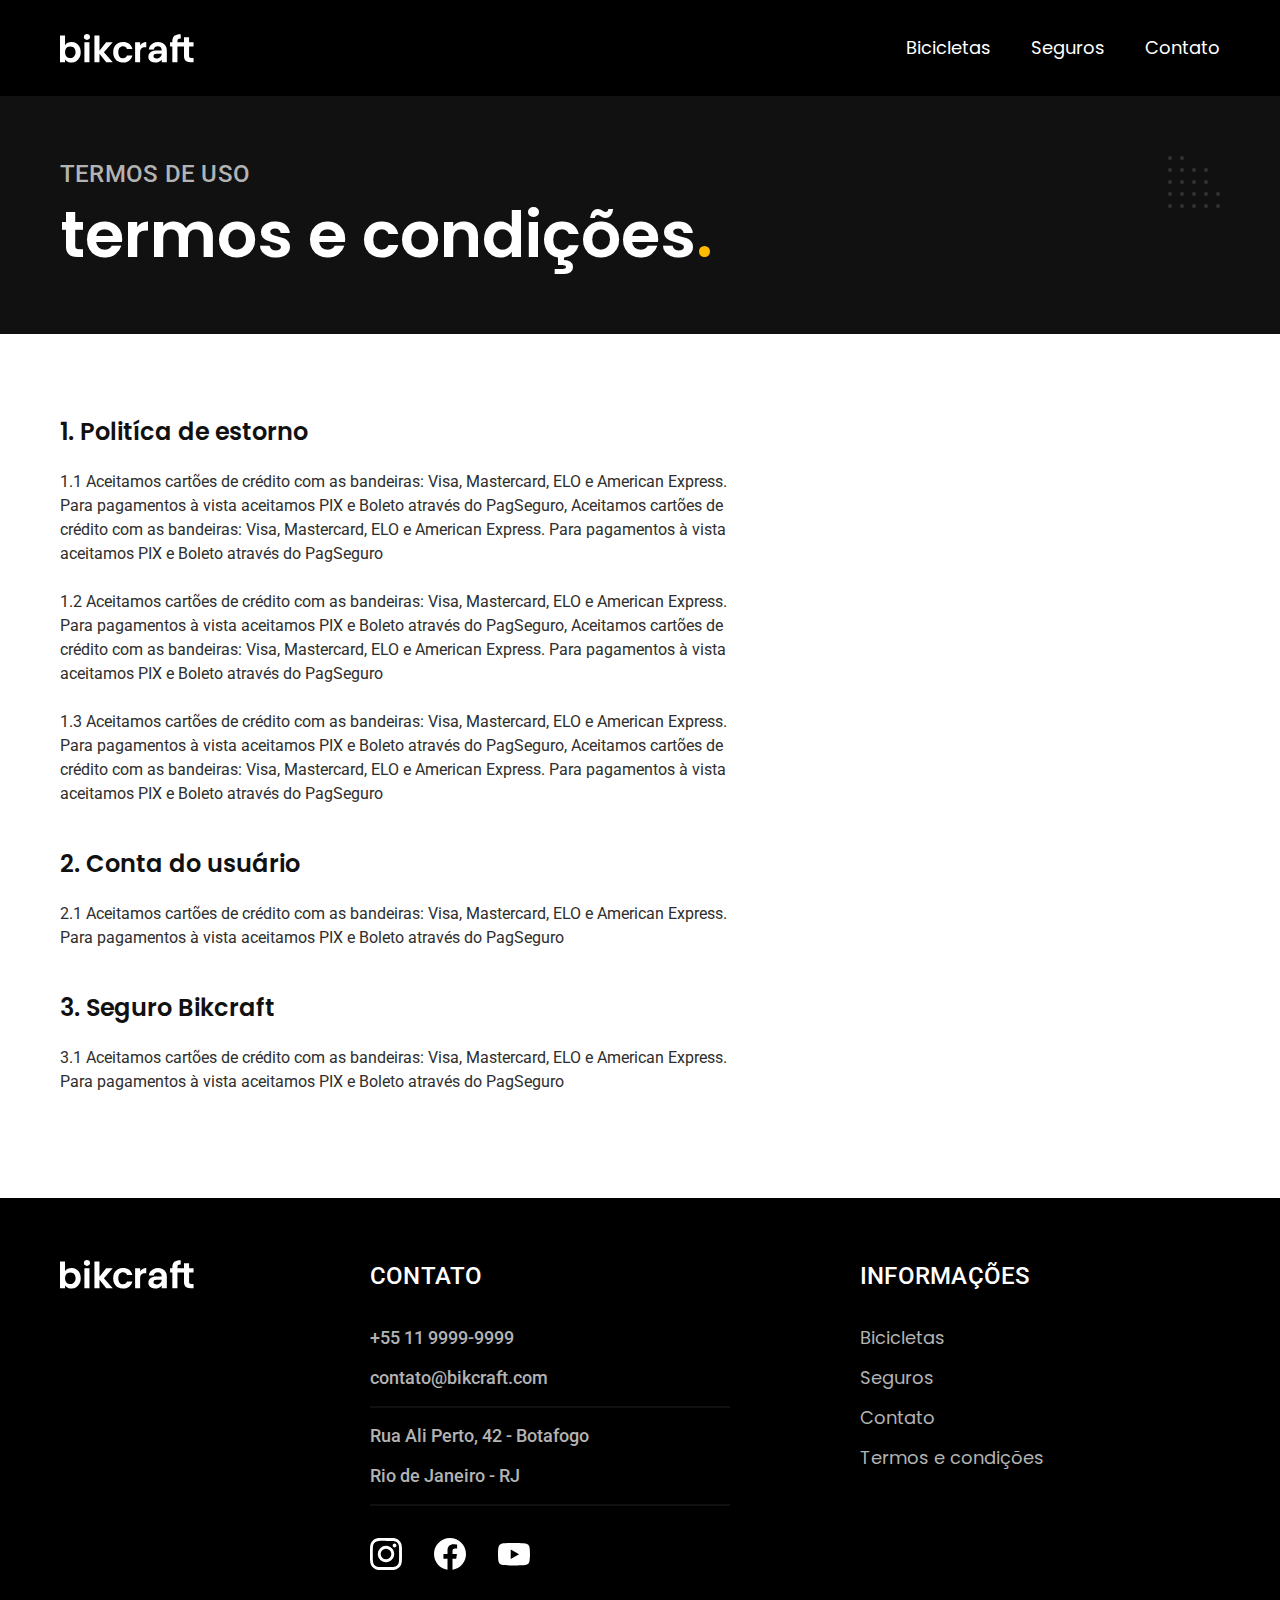
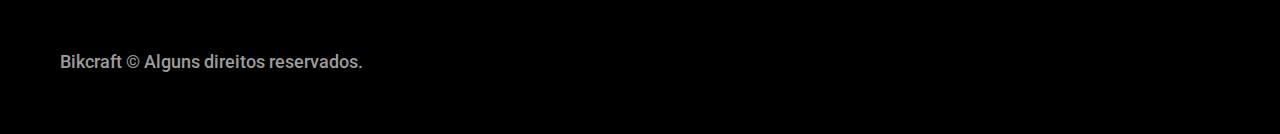
<file: termos.html>
<!DOCTYPE html>
<html lang="pt-br">
  <head>
    <meta charset="UTF-8" />
    <meta http-equiv="X-UA-Compatible" content="IE=edge" />
    <meta name="description" content="Termos e Condições" />
    <meta name="viewport" content="width=device-width, initial-scale=1.0" />

    <link rel="preload" href="css/style.min.css" as="style" />
    <link rel="stylesheet" href="css/style.min.css" />

    <title>Termos e Condições | Bikcraft</title>
    <link rel="icon" href="./img/favicon.svg" type="img/svg+xml" />

    <link rel="preconnect" href="https://fonts.googleapis.com" />
    <link rel="preconnect" href="https://fonts.gstatic.com" crossorigin />
    <link
      href="https://fonts.googleapis.com/css2?family=Merriweather:ital,wght@1,900&family=Poppins:wght@400;600&family=Roboto:wght@400;500&display=swap"
      rel="stylesheet"
    />
    <script>
      document.documentElement.classList.add("js");
    </script>
  </head>
  <body>
    <header class="header-bg">
      <div class="header container">
        <a href="./"
          ><img
            src="img/bikcraft.svg"
            width="136"
            height="32"
            alt="logo-bikcraft"
        /></a>
        <nav aria-label="primaria">
          <ul class="header-menu font-1-m cor-0">
            <li><a href="./bicicletas.html">Bicicletas</a></li>
            <li><a href="./seguros.html">Seguros</a></li>
            <li><a href="./contato.html">Contato</a></li>
          </ul>
        </nav>
      </div>
    </header>

    <main>
      <div class="titulo-bg">
        <div class="titulo container">
          <span class="font-2-l-b cor-05">termos de uso</span>
          <h1 class="font-1-xxl cor-0">
            termos e condições<span class="font-1-xxl cor-p1">.</span>
          </h1>
        </div>
      </div>

      <div class="termos font-2-s cor-10 container">
        <h2 class="font-1-l cor-11">1. Politíca de estorno</h2>
        <p>
          1.1 Aceitamos cartões de crédito com as bandeiras: Visa, Mastercard,
          ELO e American Express. Para pagamentos à vista aceitamos PIX e Boleto
          através do PagSeguro, Aceitamos cartões de crédito com as bandeiras:
          Visa, Mastercard, ELO e American Express. Para pagamentos à vista
          aceitamos PIX e Boleto através do PagSeguro
        </p>
        <p>
          1.2 Aceitamos cartões de crédito com as bandeiras: Visa, Mastercard,
          ELO e American Express. Para pagamentos à vista aceitamos PIX e Boleto
          através do PagSeguro, Aceitamos cartões de crédito com as bandeiras:
          Visa, Mastercard, ELO e American Express. Para pagamentos à vista
          aceitamos PIX e Boleto através do PagSeguro
        </p>
        <p>
          1.3 Aceitamos cartões de crédito com as bandeiras: Visa, Mastercard,
          ELO e American Express. Para pagamentos à vista aceitamos PIX e Boleto
          através do PagSeguro, Aceitamos cartões de crédito com as bandeiras:
          Visa, Mastercard, ELO e American Express. Para pagamentos à vista
          aceitamos PIX e Boleto através do PagSeguro
        </p>
        <h2 class="font-1-l cor-11">2. Conta do usuário</h2>
        <p>
          2.1 Aceitamos cartões de crédito com as bandeiras: Visa, Mastercard,
          ELO e American Express. Para pagamentos à vista aceitamos PIX e Boleto
          através do PagSeguro
        </p>
        <h2 class="font-1-l cor-11">3. Seguro Bikcraft</h2>
        <p>
          3.1 Aceitamos cartões de crédito com as bandeiras: Visa, Mastercard,
          ELO e American Express. Para pagamentos à vista aceitamos PIX e Boleto
          através do PagSeguro
        </p>
      </div>
    </main>

    <footer class="footer-bg">
      <div class="footer container">
        <img src="img/bikcraft.svg" width="136" height="32" alt="Bikcraft" />
        <div class="footer-contato">
          <h3 class="font-2-l-b cor-0">Contato</h3>
          <ul class="font-2-m cor-05">
            <li><a href="tel:+551199999999">+55 11 9999-9999</a></li>
            <li>
              <a href="mailto:contato@bikcraft.com">contato@bikcraft.com</a>
            </li>
            <li>Rua Ali Perto, 42 - Botafogo</li>
            <li>Rio de Janeiro - RJ</li>
          </ul>
          <div class="footer-redes">
            <a href="./">
              <img
                src="img/redes/instagram.svg"
                width="32"
                height="32"
                alt="Instagram"
            /></a>
            <a href="./"
              ><img
                src="img/redes/facebook.svg"
                width="32"
                height="32"
                alt="Facebook"
            /></a>
            <a href="./"
              ><img
                src="img/redes/youtube.svg"
                width="32"
                height="32"
                alt="YouTube"
            /></a>
          </div>
        </div>

        <div class="footer-informaçoes">
          <h3 class="font-2-l-b cor-0">informações</h3>
          <nav>
            <ul class="font-1-m cor-05">
              <li><a href="./bicicletas.html">Bicicletas</a></li>
              <li><a href="./seguros.html">Seguros</a></li>
              <li><a href="./contato.html">Contato</a></li>
              <li><a href="./termos.html">Termos e condições</a></li>
            </ul>
          </nav>
        </div>
        <p class="footer-copy font-2-m cor-06">
          Bikcraft © Alguns direitos reservados.
        </p>
      </div>
    </footer>
    <script src="js/script.js"></script>
  </body>
</html>
</file>
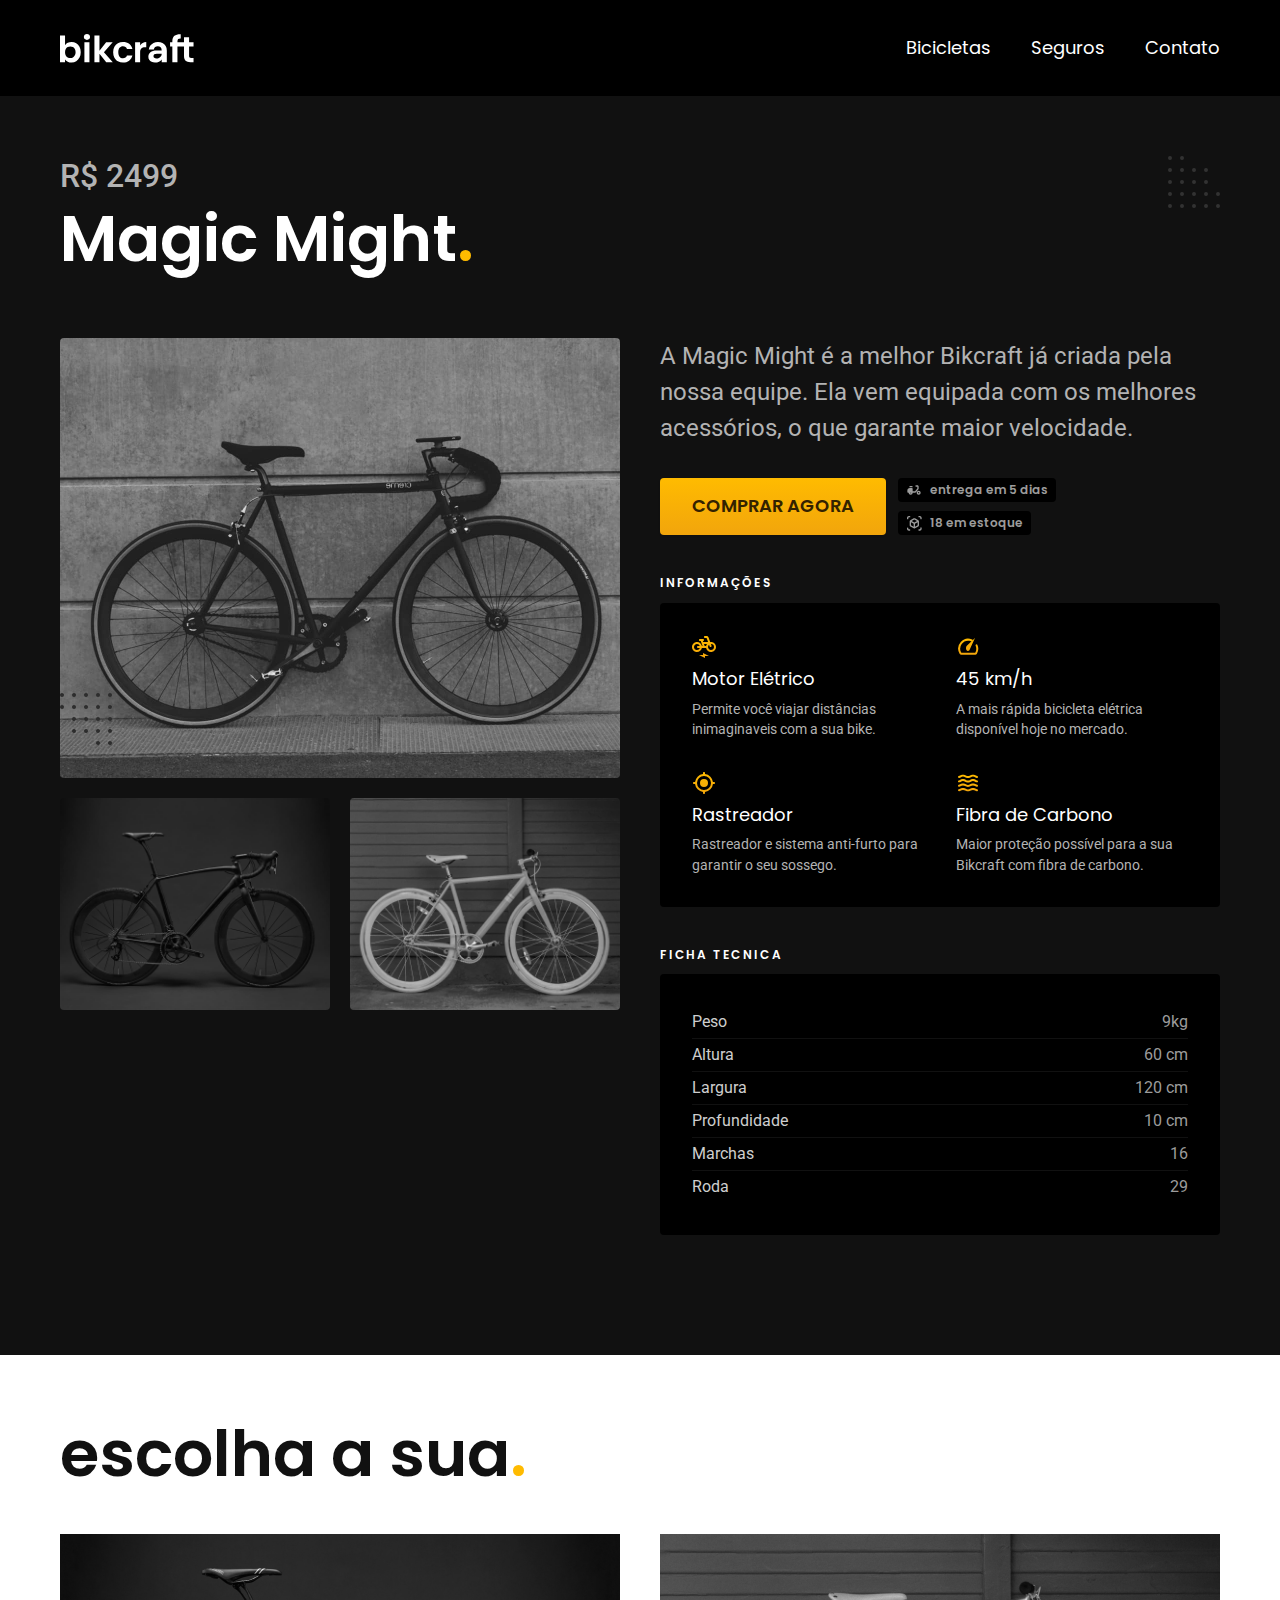
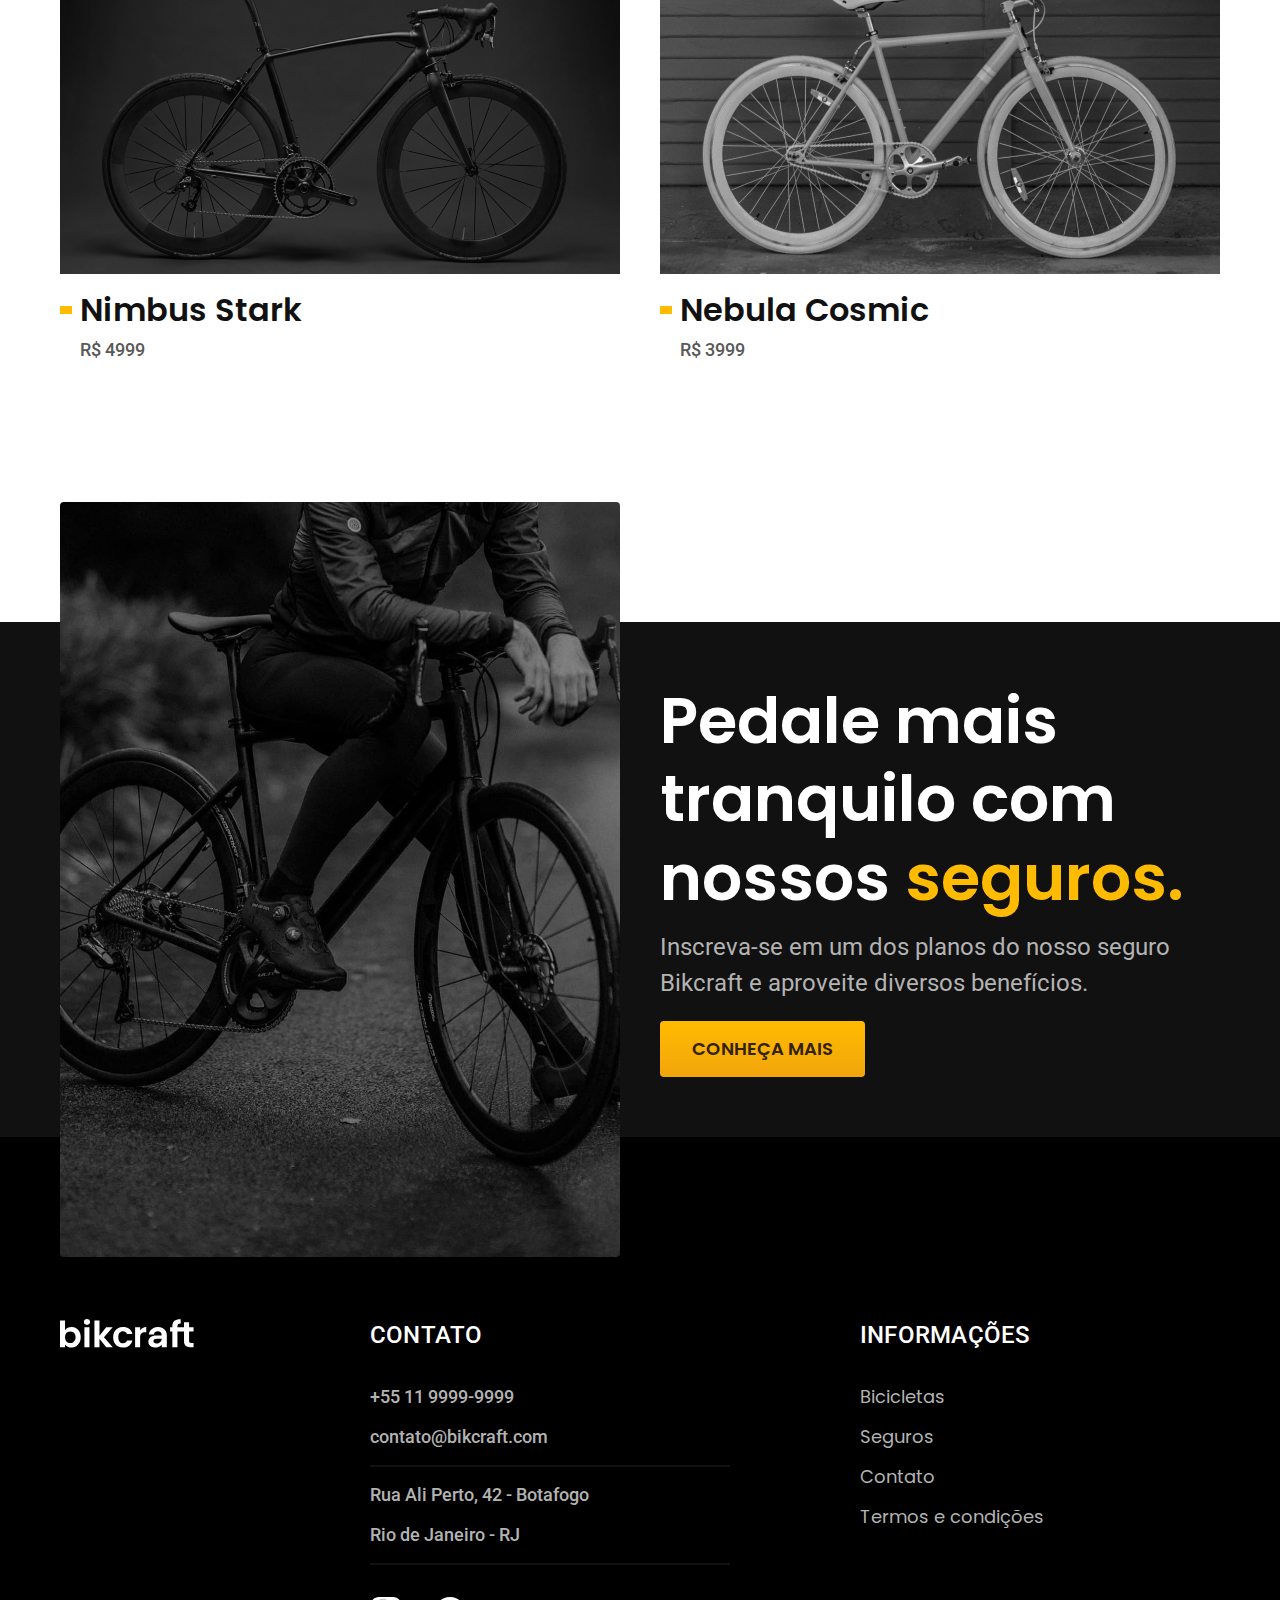
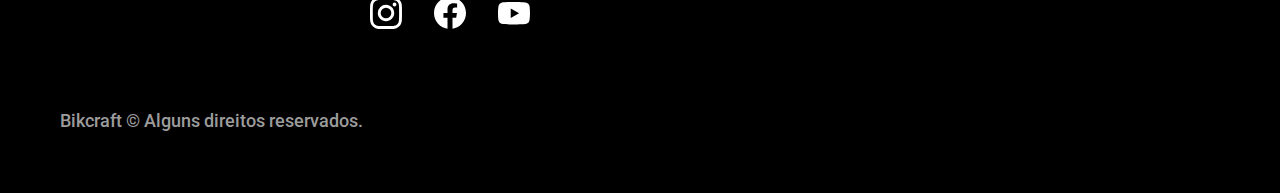
<file: bicicletas/magic.html>
<!DOCTYPE html>
<html lang="pt-br">
  <head>
    <meta charset="UTF-8" />
    <meta http-equiv="X-UA-Compatible" content="IE=edge" />
    <meta name="description" content="Termos e Condições" />
    <meta name="viewport" content="width=device-width, initial-scale=1.0" />
    <link rel="preload" href="../css/style.min.css" as="style" />
    <link rel="stylesheet" href="../css/style.min.css" />

    <link rel="icon" href="../img/favicon.svg" type="img/svg+xml" />

    <link rel="preconnect" href="https://fonts.googleapis.com" />
    <link rel="preconnect" href="https://fonts.gstatic.com" crossorigin />
    <link
      href="https://fonts.googleapis.com/css2?family=Merriweather:ital,wght@1,900&family=Poppins:wght@400;600&family=Roboto:wght@400;500&display=swap"
      rel="stylesheet"
    />
    <title>Magic Might | Bikcraft</title>
    <script>
      document.documentElement.classList.add("js");
    </script>
  </head>
  <body id="bicicleta">
    <header class="header-bg">
      <div class="header container">
        <a href="../"><img src="../img/bikcraft.svg" alt="logo-bikcraft" /></a>
        <nav aria-label="primaria">
          <ul class="header-menu font-1-m cor-0">
            <li><a href="../bicicletas.html">Bicicletas</a></li>
            <li><a href="../seguros.html">Seguros</a></li>
            <li><a href="../contato.html">Contato</a></li>
          </ul>
        </nav>
      </div>
    </header>

    <main class="titulo-bg">
      <div>
        <div class="titulo container">
          <span class="font-2-xl cor-05">R$ 2499</span>
          <h1 class="font-1-xxl cor-0">
            Magic Might<span class="font-1-xxl cor-p1">.</span>
          </h1>
        </div>
      </div>
      <div class="bicicleta container">
        <div class="bicicleta-imagens">
          <img
            src="../img/bicicleta/nimbus2.jpg"
            width="1120"
            height="880"
            alt="Bicicleta 2"
          />
          <img
            src="../img/bicicleta/nimbus1.jpg"
            width="1120"
            height="880"
            alt="Bicicleta 1"
          />
          <img
            src="../img/bicicleta/nimbus3.jpg"
            width="1120"
            height="880"
            alt="Bicicleta 3"
          />
        </div>
        <div class="bicicleta-conteudo">
          <p class="font-2-l cor-05">
            A Magic Might é a melhor Bikcraft já criada pela nossa equipe. Ela
            vem equipada com os melhores acessórios, o que garante maior
            velocidade.
          </p>
          <div class="bicicleta-comprar">
            <a class="btn" href="../orcamento.html?tipo=bikcraft&produto=magic"
              >comprar agora</a
            >
            <span class="font-1-xs cor-06"
              ><img src="../img/icones/entrega.svg" alt="" /> entrega em 5
              dias</span
            >
            <span class="font-1-xs cor-06">
              <img src="../img/icones/estoque.svg" alt="" /> 18 em estoque</span
            >
          </div>
          <h2 class="font-1-xs cor-0">informações</h2>
          <ul class="bicicleta-informacoes">
            <li>
              <img src="../img/icones/eletrica.svg" alt="" />
              <h3 class="font-1-m cor-0">Motor Elétrico</h3>
              <p class="font-2-xs cor-05">
                Permite você viajar distâncias inimaginaveis com a sua bike.
              </p>
            </li>

            <li>
              <img src="../img/icones/velocidade.svg" alt="" />
              <h3 class="font-1-m cor-0">45 km/h</h3>
              <p class="font-2-xs cor-05">
                A mais rápida bicicleta elétrica disponível hoje no mercado.
              </p>
            </li>

            <li>
              <img src="../img/icones/rastreador.svg" alt="" />
              <h3 class="font-1-m cor-0">Rastreador</h3>
              <p class="font-2-xs cor-05">
                Rastreador e sistema anti-furto para garantir o seu sossego.
              </p>
            </li>

            <li>
              <img src="../img/icones/carbono.svg" alt="" />
              <h3 class="font-1-m cor-0">Fibra de Carbono</h3>
              <p class="font-2-xs cor-05">
                Maior proteção possível para a sua Bikcraft com fibra de
                carbono.
              </p>
            </li>
          </ul>
          <h2 class="font-1-xs cor-0">ficha tecnica</h2>
          <ul class="bicicleta-ficha font-2-s cor-04">
            <li>Peso <span>9kg</span></li>
            <li>Altura <span>60 cm</span></li>
            <li>Largura <span>120 cm</span></li>
            <li>Profundidade <span>10 cm</span></li>
            <li>Marchas <span>16</span></li>
            <li>Roda <span>29</span></li>
          </ul>
        </div>
      </div>
    </main>

    <article class="bicicletas-lista container">
      <h2 class="font-1-xxl">escolha a sua<span class="cor-p1">.</span></h2>

      <ul>
        <li>
          <a href="./nimbus.htm">
            <img src="../img/bicicletas/nimbus.webp" alt="Bicicleta preta" />
            <h3 class="font-1-xl">Nimbus Stark</h3>
            <span class="font-2-m cor-08">R$ 4999</span>
          </a>
        </li>
        <li>
          <a href="./nebula.html">
            <img src="../img/bicicletas/nebula.webp" alt="Bicicleta preta" />
            <h3 class="font-1-xl">Nebula Cosmic</h3>
            <span class="font-2-m cor-08">R$ 3999</span>
          </a>
        </li>
      </ul>
    </article>

    <article class="bicicleta-seguro-bg">
      <div class="bicicleta-seguro container">
        <div class="bicicleta-seguro-imagem">
          <img src="../img/fotos/seguros.jpg" alt="" />
        </div>
        <div class="bicicleta-seguro-conteudo">
          <h2 class="font-1-xxl cor-0">
            Pedale mais tranquilo com nossos
            <span class="cor-p1">seguros.</span>
          </h2>
          <p class="font-2-l cor-05">
            Inscreva-se em um dos planos do nosso seguro Bikcraft e aproveite
            diversos benefícios.
          </p>
          <a class="btn" href="../seguros.html">conheça mais</a>
        </div>
      </div>
    </article>

    <footer class="footer-bg">
      <div class="footer container">
        <img src="../img/bikcraft.svg" alt="Bikcraft" />
        <div class="footer-contato">
          <h3 class="font-2-l-b cor-0">Contato</h3>
          <ul class="font-2-m cor-05">
            <li><a href="tel:+551199999999">+55 11 9999-9999</a></li>
            <li>
              <a href="mailto:contato@bikcraft.com">contato@bikcraft.com</a>
            </li>
            <li>Rua Ali Perto, 42 - Botafogo</li>
            <li>Rio de Janeiro - RJ</li>
          </ul>
          <div class="footer-redes">
            <a href="../">
              <img src="../img/redes/instagram.svg" alt="Instagram"
            /></a>
            <a href="../"
              ><img src="../img/redes/facebook.svg" alt="Facebook"
            /></a>
            <a href="../"
              ><img src="../img/redes/youtube.svg" alt="YouTube"
            /></a>
          </div>
        </div>

        <div class="footer-informaçoes">
          <h3 class="font-2-l-b cor-0">informações</h3>
          <nav>
            <ul class="font-1-m cor-05">
              <li><a href="../bicicletas.html">Bicicletas</a></li>
              <li><a href="../seguros.html">Seguros</a></li>
              <li><a href="../contato.html">Contato</a></li>
              <li><a href="../termos.html">Termos e condições</a></li>
            </ul>
          </nav>
        </div>
        <p class="footer-copy font-2-m cor-06">
          Bikcraft © Alguns direitos reservados.
        </p>
      </div>
    </footer>
    <script src="../js/script.js"></script>
  </body>
</html>
</file>
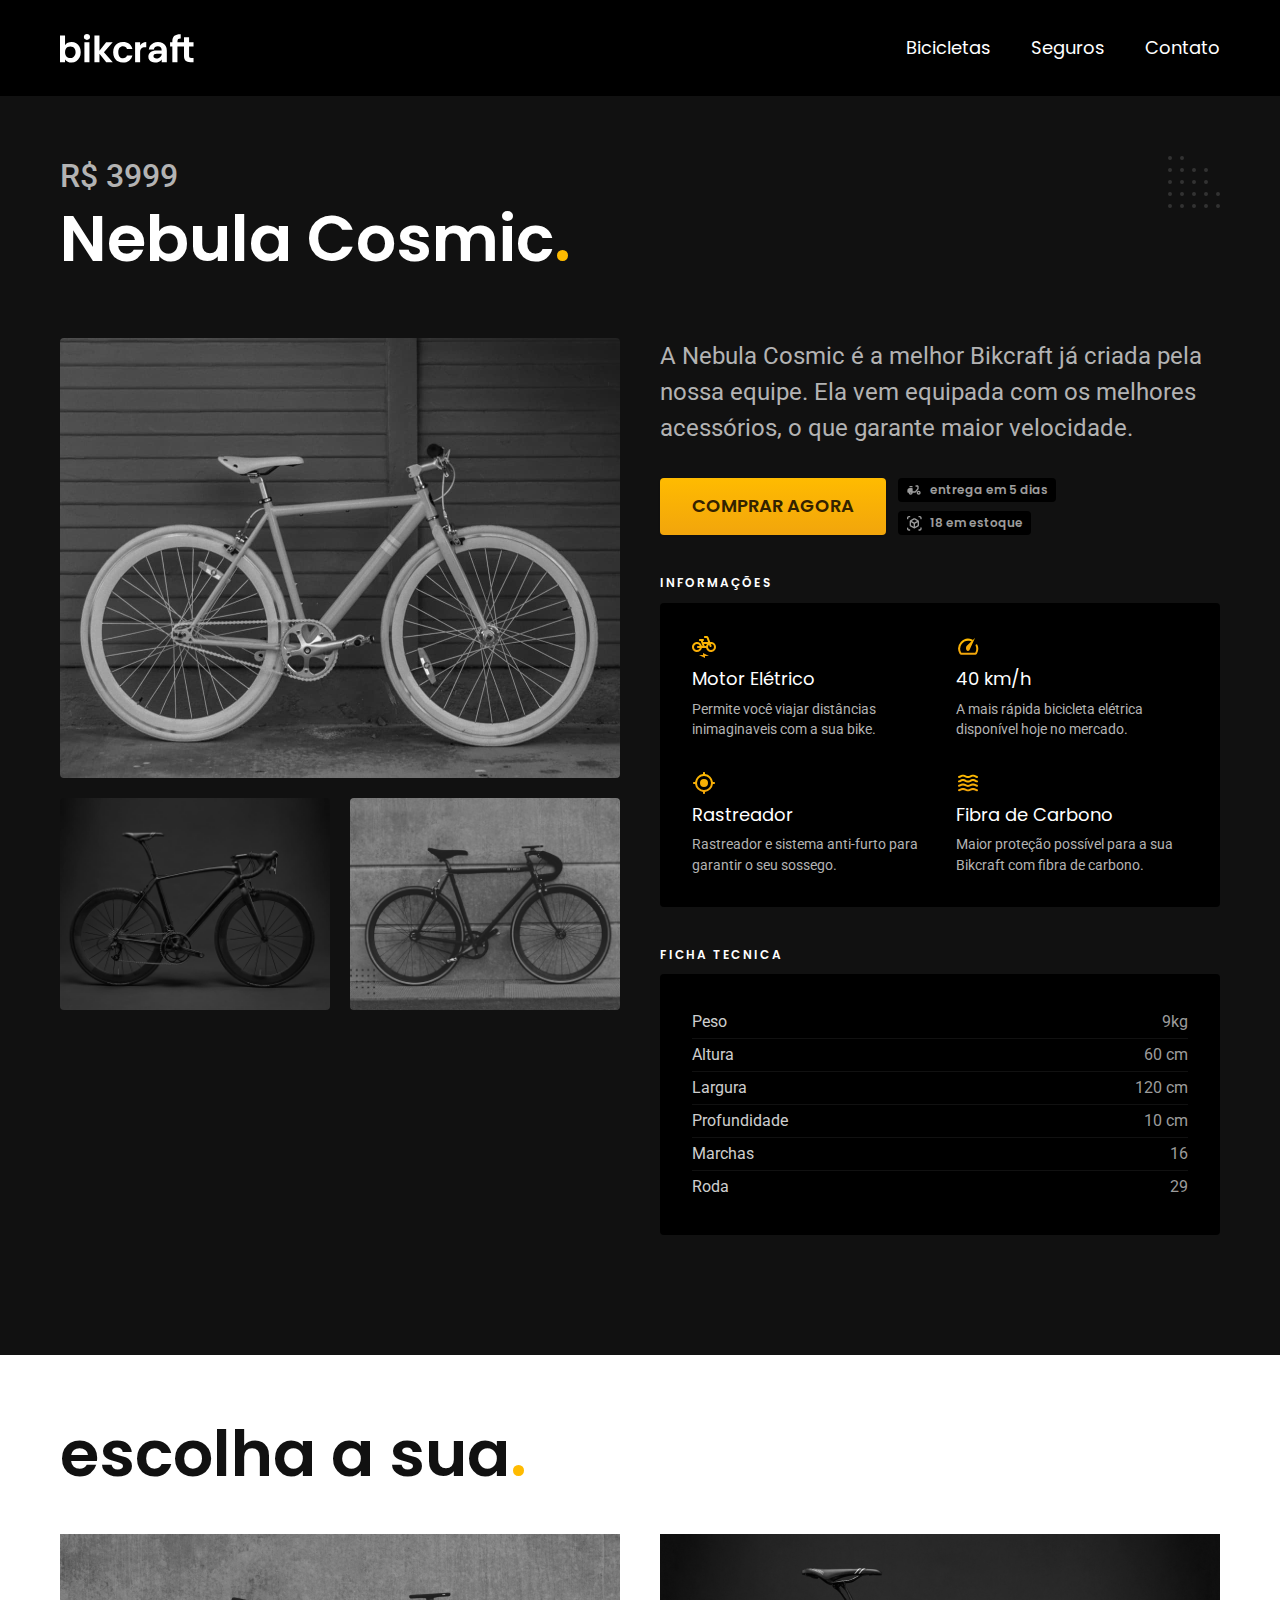
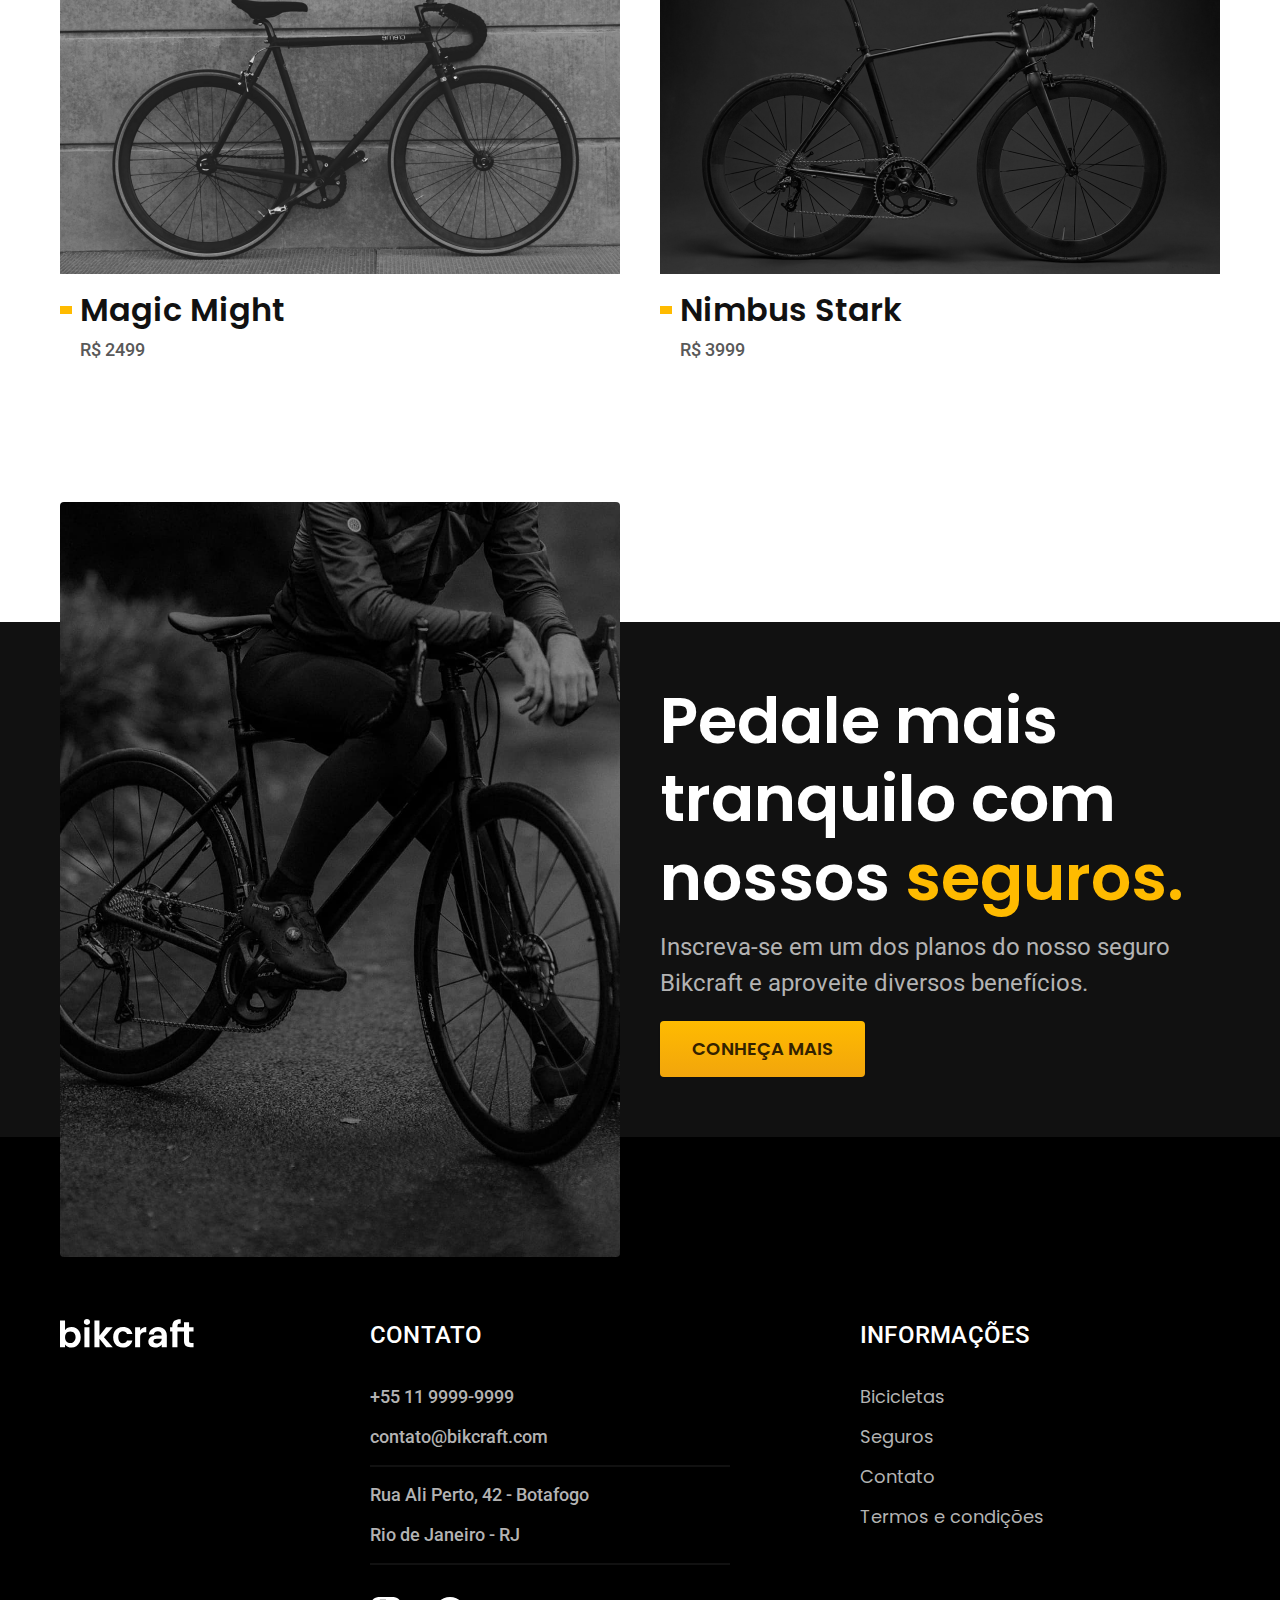
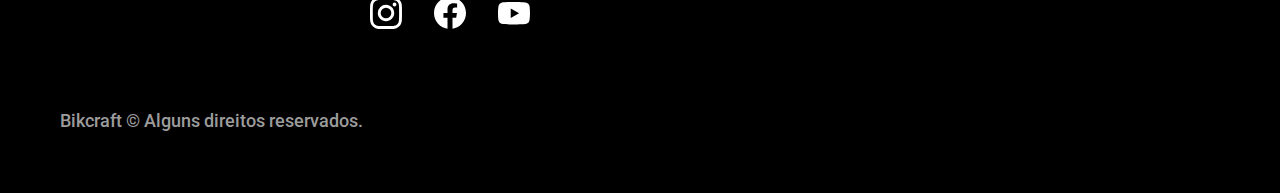
<file: bicicletas/nebula.html>
<!DOCTYPE html>
<html lang="pt-br">
  <head>
    <meta charset="UTF-8" />
    <meta http-equiv="X-UA-Compatible" content="IE=edge" />
    <meta name="description" content="Termos e Condições" />
    <meta name="viewport" content="width=device-width, initial-scale=1.0" />
    <link rel="preload" href="../css/style.min.css" as="style" />
    <link rel="stylesheet" href="../css/style.min.css" />

    <link rel="icon" href="../img/favicon.svg" type="img/svg+xml" />

    <link rel="preconnect" href="https://fonts.googleapis.com" />
    <link rel="preconnect" href="https://fonts.gstatic.com" crossorigin />
    <link
      href="https://fonts.googleapis.com/css2?family=Merriweather:ital,wght@1,900&family=Poppins:wght@400;600&family=Roboto:wght@400;500&display=swap"
      rel="stylesheet"
    />
    <title>Nebula Cosmic | Bikcraft</title>
    <script>
      document.documentElement.classList.add("js");
    </script>
  </head>
  <body id="bicicleta">
    <header class="header-bg">
      <div class="header container">
        <a href="../"><img src="../img/bikcraft.svg" alt="logo-bikcraft" /></a>
        <nav aria-label="primaria">
          <ul class="header-menu font-1-m cor-0">
            <li><a href="../bicicletas.html">Bicicletas</a></li>
            <li><a href="../seguros.html">Seguros</a></li>
            <li><a href="../contato.html">Contato</a></li>
          </ul>
        </nav>
      </div>
    </header>

    <main class="titulo-bg">
      <div>
        <div class="titulo container">
          <span class="font-2-xl cor-05">R$ 3999</span>
          <h1 class="font-1-xxl cor-0">
            Nebula Cosmic<span class="font-1-xxl cor-p1">.</span>
          </h1>
        </div>
      </div>
      <div class="bicicleta container">
        <div class="bicicleta-imagens">
          <img
            src="../img/bicicleta/nimbus3.jpg"
            width="1120"
            height="880"
            alt="Bicicleta 3"
          />
          <img
            src="../img/bicicleta/nimbus1.jpg"
            width="1120"
            height="880"
            alt="Bicicleta 2"
          />
          <img
            src="../img/bicicleta/nimbus2.jpg"
            width="1120"
            height="880"
            alt="Bicicleta 1"
          />
        </div>
        <div class="bicicleta-conteudo">
          <p class="font-2-l cor-05">
            A Nebula Cosmic é a melhor Bikcraft já criada pela nossa equipe. Ela
            vem equipada com os melhores acessórios, o que garante maior
            velocidade.
          </p>
          <div class="bicicleta-comprar">
            <a class="btn" href="../orcamento.html?tipo=bikcraft&produto=nebula"
              >comprar agora</a
            >
            <span class="font-1-xs cor-06"
              ><img src="../img/icones/entrega.svg" alt="" /> entrega em 5
              dias</span
            >
            <span class="font-1-xs cor-06">
              <img src="../img/icones/estoque.svg" alt="" /> 18 em estoque</span
            >
          </div>
          <h2 class="font-1-xs cor-0">informações</h2>
          <ul class="bicicleta-informacoes">
            <li>
              <img src="../img/icones/eletrica.svg" alt="" />
              <h3 class="font-1-m cor-0">Motor Elétrico</h3>
              <p class="font-2-xs cor-05">
                Permite você viajar distâncias inimaginaveis com a sua bike.
              </p>
            </li>

            <li>
              <img src="../img/icones/velocidade.svg" alt="" />
              <h3 class="font-1-m cor-0">40 km/h</h3>
              <p class="font-2-xs cor-05">
                A mais rápida bicicleta elétrica disponível hoje no mercado.
              </p>
            </li>

            <li>
              <img src="../img/icones/rastreador.svg" alt="" />
              <h3 class="font-1-m cor-0">Rastreador</h3>
              <p class="font-2-xs cor-05">
                Rastreador e sistema anti-furto para garantir o seu sossego.
              </p>
            </li>

            <li>
              <img src="../img/icones/carbono.svg" alt="" />
              <h3 class="font-1-m cor-0">Fibra de Carbono</h3>
              <p class="font-2-xs cor-05">
                Maior proteção possível para a sua Bikcraft com fibra de
                carbono.
              </p>
            </li>
          </ul>
          <h2 class="font-1-xs cor-0">ficha tecnica</h2>
          <ul class="bicicleta-ficha font-2-s cor-04">
            <li>Peso <span>9kg</span></li>
            <li>Altura <span>60 cm</span></li>
            <li>Largura <span>120 cm</span></li>
            <li>Profundidade <span>10 cm</span></li>
            <li>Marchas <span>16</span></li>
            <li>Roda <span>29</span></li>
          </ul>
        </div>
      </div>
    </main>

    <article class="bicicletas-lista container">
      <h2 class="font-1-xxl">escolha a sua<span class="cor-p1">.</span></h2>

      <ul>
        <li>
          <a href="./magic.html">
            <img src="../img/bicicletas/magic.webp" alt="Bicicleta preta" />
            <h3 class="font-1-xl">Magic Might</h3>
            <span class="font-2-m cor-08">R$ 2499</span>
          </a>
        </li>
        <li>
          <a href="./nimbus.html">
            <img src="../img/bicicletas/nimbus.webp" alt="Bicicleta preta" />
            <h3 class="font-1-xl">Nimbus Stark</h3>
            <span class="font-2-m cor-08">R$ 3999</span>
          </a>
        </li>
      </ul>
    </article>

    <article class="bicicleta-seguro-bg">
      <div class="bicicleta-seguro container">
        <div class="bicicleta-seguro-imagem">
          <img src="../img/fotos/seguros.jpg" alt="" />
        </div>
        <div class="bicicleta-seguro-conteudo">
          <h2 class="font-1-xxl cor-0">
            Pedale mais tranquilo com nossos
            <span class="cor-p1">seguros.</span>
          </h2>
          <p class="font-2-l cor-05">
            Inscreva-se em um dos planos do nosso seguro Bikcraft e aproveite
            diversos benefícios.
          </p>
          <a class="btn" href="../seguros.html">conheça mais</a>
        </div>
      </div>
    </article>

    <footer class="footer-bg">
      <div class="footer container">
        <img src="../img/bikcraft.svg" alt="Bikcraft" />
        <div class="footer-contato">
          <h3 class="font-2-l-b cor-0">Contato</h3>
          <ul class="font-2-m cor-05">
            <li><a href="tel:+551199999999">+55 11 9999-9999</a></li>
            <li>
              <a href="mailto:contato@bikcraft.com">contato@bikcraft.com</a>
            </li>
            <li>Rua Ali Perto, 42 - Botafogo</li>
            <li>Rio de Janeiro - RJ</li>
          </ul>
          <div class="footer-redes">
            <a href="../">
              <img src="../img/redes/instagram.svg" alt="Instagram"
            /></a>
            <a href="../"
              ><img src="../img/redes/facebook.svg" alt="Facebook"
            /></a>
            <a href="../"
              ><img src="../img/redes/youtube.svg" alt="YouTube"
            /></a>
          </div>
        </div>

        <div class="footer-informaçoes">
          <h3 class="font-2-l-b cor-0">informações</h3>
          <nav>
            <ul class="font-1-m cor-05">
              <li><a href="../bicicletas.html">Bicicletas</a></li>
              <li><a href="../seguros.html">Seguros</a></li>
              <li><a href="../contato.html">Contato</a></li>
              <li><a href="../termos.html">Termos e condições</a></li>
            </ul>
          </nav>
        </div>
        <p class="footer-copy font-2-m cor-06">
          Bikcraft © Alguns direitos reservados.
        </p>
      </div>
    </footer>
    <script src="../js/script.js"></script>
  </body>
</html>
</file>
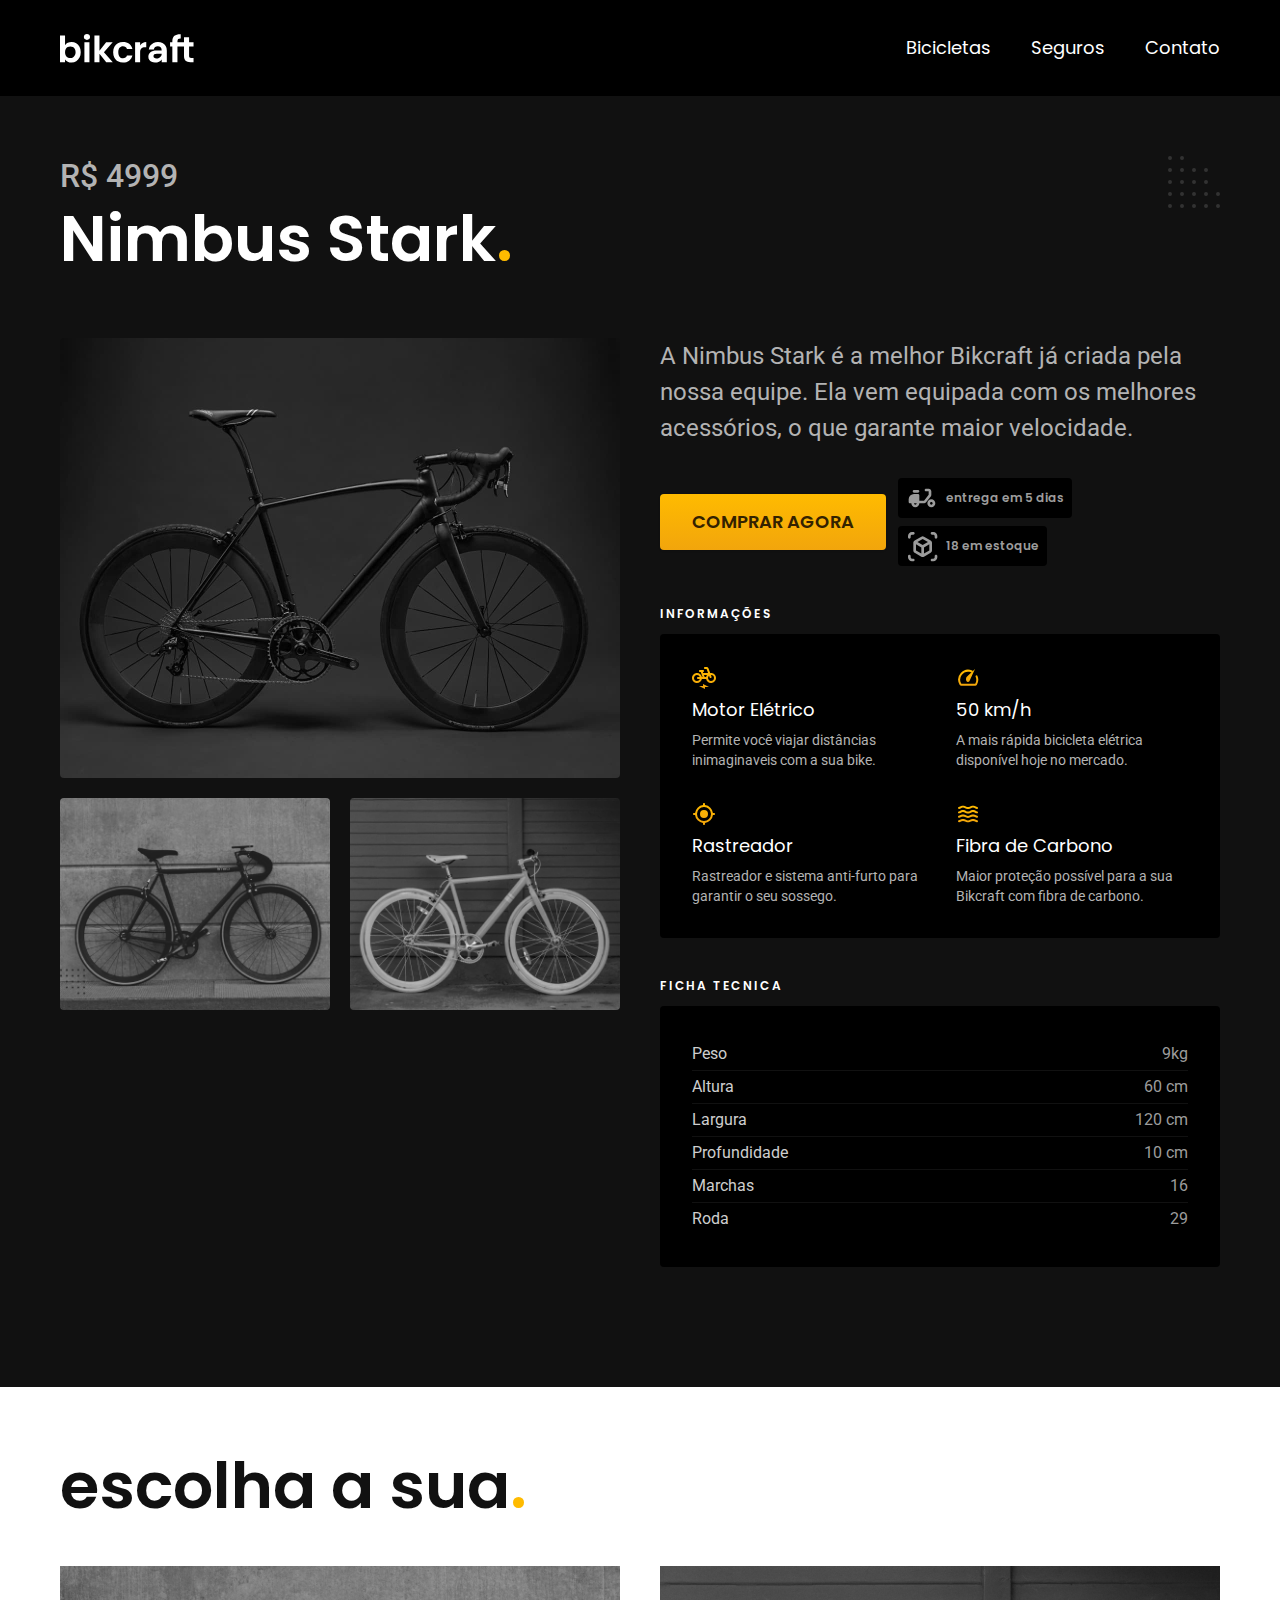
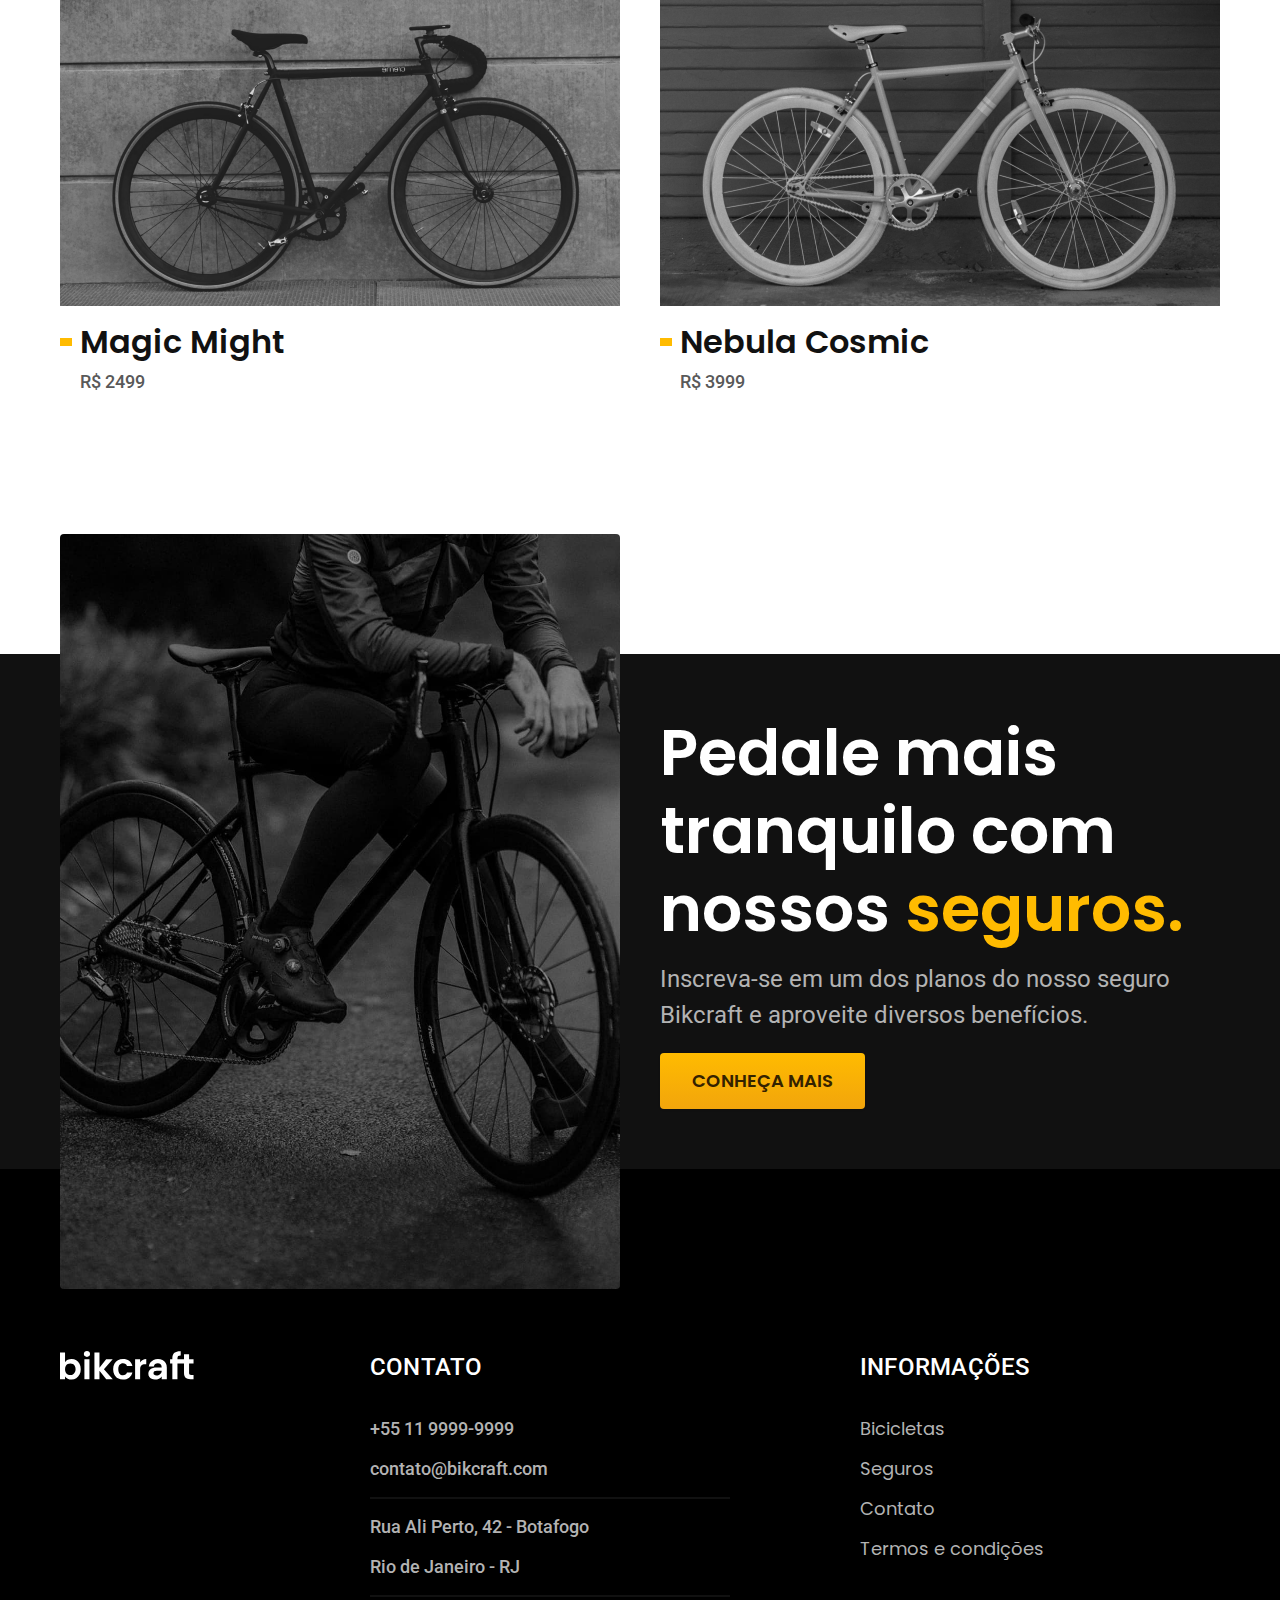
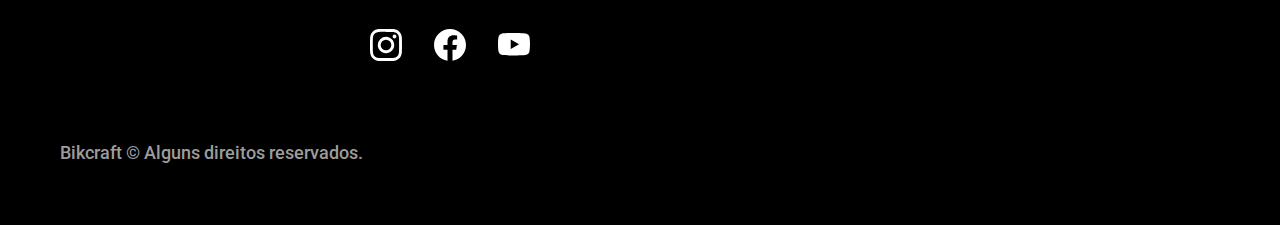
<file: bicicletas/nimbus.html>
<!DOCTYPE html>
<html lang="pt-br">
  <head>
    <meta charset="UTF-8" />
    <meta http-equiv="X-UA-Compatible" content="IE=edge" />
    <meta name="description" content="Termos e Condições" />
    <meta name="viewport" content="width=device-width, initial-scale=1.0" />

    <link rel="preload" href="../css/style.min.css" as="style" />
    <link rel="stylesheet" href="../css/style.min.css" />

    <link rel="icon" href="../img/favicon.svg" type="img/svg+xml" />

    <link rel="preconnect" href="https://fonts.googleapis.com" />
    <link rel="preconnect" href="https://fonts.gstatic.com" crossorigin />
    <link
      href="https://fonts.googleapis.com/css2?family=Merriweather:ital,wght@1,900&family=Poppins:wght@400;600&family=Roboto:wght@400;500&display=swap"
      rel="stylesheet"
    />
    <title>Nimbus Stark | Bikcraft</title>
    <script>
      document.documentElement.classList.add("js");
    </script>
  </head>
  <body id="bicicleta">
    <header class="header-bg">
      <div class="header container">
        <a href="../"
          ><img
            src="../img/bikcraft.svg"
            width="136"
            height="32"
            alt="logo-bikcraft"
        /></a>
        <nav aria-label="primaria">
          <ul class="header-menu font-1-m cor-0">
            <li><a href="../bicicletas.html">Bicicletas</a></li>
            <li><a href="../seguros.html">Seguros</a></li>
            <li><a href="../contato.html">Contato</a></li>
          </ul>
        </nav>
      </div>
    </header>

    <main class="titulo-bg">
      <div>
        <div class="titulo container">
          <span class="font-2-xl cor-05">R$ 4999</span>
          <h1 class="font-1-xxl cor-0">
            Nimbus Stark<span class="font-1-xxl cor-p1">.</span>
          </h1>
        </div>
      </div>
      <div class="bicicleta container">
        <div class="bicicleta-imagens">
          <img
            src="../img/bicicleta/nimbus1.jpg"
            width="1120"
            height="880"
            alt=" Bicicleta 1"
          />
          <img
            src="../img/bicicleta/nimbus2.jpg"
            width="1120"
            height="880"
            alt=" Bicicleta 2"
          />
          <img
            src="../img/bicicleta/nimbus3.jpg"
            width="1120"
            height="880"
            alt=" Bicicleta 3"
          />
        </div>
        <div class="bicicleta-conteudo">
          <p class="font-2-l cor-05">
            A Nimbus Stark é a melhor Bikcraft já criada pela nossa equipe. Ela
            vem equipada com os melhores acessórios, o que garante maior
            velocidade.
          </p>
          <div class="bicicleta-comprar">
            <a class="btn" href="../orcamento.html?tipo=bikcraft&produto=nimbus"
              >comprar agora</a
            >
            <span class="font-1-xs cor-06"
              ><img
                src="../img/icones/entrega.svg"
                width="32"
                height="32"
                alt=""
              />
              entrega em 5 dias</span
            >
            <span class="font-1-xs cor-06">
              <img
                src="../img/icones/estoque.svg"
                width="32"
                height="32"
                alt=""
              />
              18 em estoque</span
            >
          </div>
          <h2 class="font-1-xs cor-0">informações</h2>
          <ul class="bicicleta-informacoes">
            <li>
              <img
                src="../img/icones/eletrica.svg"
                width="32"
                height="32"
                alt=""
              />
              <h3 class="font-1-m cor-0">Motor Elétrico</h3>
              <p class="font-2-xs cor-05">
                Permite você viajar distâncias inimaginaveis com a sua bike.
              </p>
            </li>

            <li>
              <img
                src="../img/icones/velocidade.svg"
                width="32"
                height="32"
                alt=""
              />
              <h3 class="font-1-m cor-0">50 km/h</h3>
              <p class="font-2-xs cor-05">
                A mais rápida bicicleta elétrica disponível hoje no mercado.
              </p>
            </li>

            <li>
              <img
                src="../img/icones/rastreador.svg"
                width="32"
                height="32"
                alt=""
              />
              <h3 class="font-1-m cor-0">Rastreador</h3>
              <p class="font-2-xs cor-05">
                Rastreador e sistema anti-furto para garantir o seu sossego.
              </p>
            </li>

            <li>
              <img
                src="../img/icones/carbono.svg"
                width="32"
                height="32"
                alt=""
              />
              <h3 class="font-1-m cor-0">Fibra de Carbono</h3>
              <p class="font-2-xs cor-05">
                Maior proteção possível para a sua Bikcraft com fibra de
                carbono.
              </p>
            </li>
          </ul>
          <h2 class="font-1-xs cor-0">ficha tecnica</h2>
          <ul class="bicicleta-ficha font-2-s cor-04">
            <li>Peso <span>9kg</span></li>
            <li>Altura <span>60 cm</span></li>
            <li>Largura <span>120 cm</span></li>
            <li>Profundidade <span>10 cm</span></li>
            <li>Marchas <span>16</span></li>
            <li>Roda <span>29</span></li>
          </ul>
        </div>
      </div>
    </main>

    <article class="bicicletas-lista container">
      <h2 class="font-1-xxl">escolha a sua<span class="cor-p1">.</span></h2>

      <ul>
        <li>
          <a href="./magic.html">
            <img
              src="../img/bicicletas/magic.webp"
              width="1120"
              height="680"
              alt="Bicicleta preta"
            />
            <h3 class="font-1-xl">Magic Might</h3>
            <span class="font-2-m cor-08">R$ 2499</span>
          </a>
        </li>
        <li>
          <a href="./nebula.html">
            <img
              src="../img/bicicletas/nebula.webp"
              width="1120"
              height="680"
              alt="Bicicleta preta"
            />
            <h3 class="font-1-xl">Nebula Cosmic</h3>
            <span class="font-2-m cor-08">R$ 3999</span>
          </a>
        </li>
      </ul>
    </article>

    <article class="bicicleta-seguro-bg">
      <div class="bicicleta-seguro container">
        <div class="bicicleta-seguro-imagem">
          <img
            src="../img/fotos/seguros.jpg"
            width="1360"
            height="1472"
            alt=""
          />
        </div>
        <div class="bicicleta-seguro-conteudo">
          <h2 class="font-1-xxl cor-0">
            Pedale mais tranquilo com nossos
            <span class="cor-p1">seguros.</span>
          </h2>
          <p class="font-2-l cor-05">
            Inscreva-se em um dos planos do nosso seguro Bikcraft e aproveite
            diversos benefícios.
          </p>
          <a class="btn" href="../seguros.html">conheça mais</a>
        </div>
      </div>
    </article>

    <footer class="footer-bg">
      <div class="footer container">
        <img src="../img/bikcraft.svg" width="136" height="32" alt="Bikcraft" />
        <div class="footer-contato">
          <h3 class="font-2-l-b cor-0">Contato</h3>
          <ul class="font-2-m cor-05">
            <li><a href="tel:+551199999999">+55 11 9999-9999</a></li>
            <li>
              <a href="mailto:contato@bikcraft.com">contato@bikcraft.com</a>
            </li>
            <li>Rua Ali Perto, 42 - Botafogo</li>
            <li>Rio de Janeiro - RJ</li>
          </ul>
          <div class="footer-redes">
            <a href="../">
              <img
                src="../img/redes/instagram.svg"
                width="32"
                height="32"
                alt="Instagram"
            /></a>
            <a href="../"
              ><img
                src="../img/redes/facebook.svg"
                width="32"
                height="32"
                alt="Facebook"
            /></a>
            <a href="../"
              ><img
                src="../img/redes/youtube.svg"
                width="32"
                height="32"
                alt="YouTube"
            /></a>
          </div>
        </div>

        <div class="footer-informaçoes">
          <h3 class="font-2-l-b cor-0">informações</h3>
          <nav>
            <ul class="font-1-m cor-05">
              <li><a href="../bicicletas.html">Bicicletas</a></li>
              <li><a href="../seguros.html">Seguros</a></li>
              <li><a href="../contato.html">Contato</a></li>
              <li><a href="../termos.html">Termos e condições</a></li>
            </ul>
          </nav>
        </div>
        <p class="footer-copy font-2-m cor-06">
          Bikcraft © Alguns direitos reservados.
        </p>
      </div>
    </footer>
    <script src="../js/script.js"></script>
  </body>
</html>
</file>
<file: css/style.min.css>
*{padding:0;margin:0;box-sizing:border-box}body{color:#111;font-family:Arial,Helvetica,sans-serif}ul{list-style:none}a{display:block;text-decoration:none;color:inherit}img{max-width:100%;display:block;height:auto}img[src$=".jpg"]{border-radius:4px}button{border:none}.header-bg{background-color:var(--cor-12)}.header{display:flex;justify-content:space-between;align-items:center;flex-wrap:wrap;padding-top:20px;padding-bottom:20px;gap:20px}.header-menu{display:flex;gap:40px;flex-wrap:wrap}.header-menu a{display:inline-block;padding:16px 0;position:relative}.header-menu a:after{content:"";display:block;height:2px;width:0;background-color:var(--cor-0);margin-top:4px;transition:.3s;position:absolute}.header-menu a.ativo::after,.header-menu a:hover::after{width:100%}@media (max-width:800px){.header-menu a{background-color:var(--cor-11);padding:12px 16px;border-radius:4px}.header-menu a:hover{background-color:var(--cor-10);cursor:pointer}.header-menu{gap:20px}.header-menu a::after{display:none}}@media (max-width:600px){.header-menu{gap:12px}.header-menu a{padding:8px 12px}}.introducao-bg{background:var(--cor-12) url(../img/dec/bottom-left.svg) no-repeat bottom 160px left 20px;box-shadow:inset 0 -120px var(--cor-0)}.introducao{display:grid;grid-template-columns:1fr 1fr;gap:0 40px}.introducao-conteudo{align-self:flex-end;padding-bottom:200px;padding-top:60px}.introducao img{height:100%;width:100%;object-fit:cover}.introducao h1{margin-bottom:32px}.introducao p{margin-bottom:20px}@media (max-width:800px){.introducao-bg{background-color:var(--cor-11);box-shadow:inset 0 -60px var(--cor-0)}.introducao{grid-template-columns:1fr;gap:32px}.introducao-conteudo{padding-bottom:0;padding-top:60px}.introducao h1{margin-bottom:16px}.introducao img{width:100%}}.container{max-width:1200px;margin:0 auto;padding-left:20px;padding-right:20px}.btn{display:inline-block;padding:16px 32px;background:linear-gradient(#fb0,#f2a50c);border-radius:4px;box-shadow:0 1px 2px rgba(0,0,0,.1);color:var(--cor-p5);text-transform:uppercase;font:600 1.125rem/1.35 Poppins,sans-serif;max-width:max-content;cursor:pointer}.btn.secundario{background:var(--cor-10);color:var(--cor-02)}.btn.seta{display:flex;align-items:center}.btn.seta::after{content:"";display:inline-block;width:18px;height:10px;margin-left:12px;background:url(../img/icones/seta-btn.svg);transition:transform .2s}.btn.seta:hover::after{transform:translateX(4px)}.btn.secundario:hover{background:var(--cor-09)}.btn:hover{background:linear-gradient(#ffb60d,#e59317)}@media (max-width:600px){.btn{padding:12px 16px;font-size:1rem}}.link{display:inline-block;color:var(--cor-p1);font:500 1.5rem/1.5 Poppins,sans-serif;text-transform:uppercase;border-bottom:4px solid currentColor;transition:.2s}.link:hover{color:var(--cor-0)}.titulo-bg{background:var(--cor-11);padding-top:60px;padding-bottom:60px}.titulo{background:url(../img/dec/top-right.svg) no-repeat top right 20px}.titulo>span{display:block;margin-bottom:4px}@media (max-width:800px){.titulo-bg{padding-top:40px;padding-bottom:40px}.titulo>span{font-size:1rem;text-transform:lowercase;font-weight:400}}.font-1-xxl{font:600 4rem/1.225 Poppins,sans-serif}.font-1-xl{font:600 2rem/1.25 Poppins,sans-serif}.font-1-l{font:400 1.5rem/1.5 Poppins,sans-serif}.font-1-m,.font-1-m-b{font:400 1.125rem/1.33 Poppins,sans-serif}.font-1-m-b{font-weight:600}.font-1-s{font:400 1rem/1.5 Poppins,sans-serif}.font-1-xs{font:600 0.75rem/1.33 Poppins,sans-serif}.font-2-xl{font:500 2rem/1.25 Roboto,sans-serif}.font-2-l,.font-2-l-b{font:400 1.5rem/1.5 Roboto,sans-serif}.font-2-l-b{font-weight:500;letter-spacing:.015rem;text-transform:uppercase}.font-2-m{font:500 1.125rem/1.33 Roboto,sans-serif}.font-2-s{font:400 1rem/1.5 Roboto,sans-serif}.font-2-xs{font:400 0.875rem/1.43 Roboto,sans-serif}@media (max-width:1200px){.font-1-xxl{font-size:3rem}.font-2-l,.font-2-l-b{font-size:1.125rem}}@media (max-width:800px){.font-1-xxl{font-size:2rem}.font-1-xl,.font-2-xl{font-size:1.5rem}}:root{--cor-12:#000000;--cor-11:#111111;--cor-10:#2e2e2e;--cor-09:#404040;--cor-08:#595959;--cor-07:#707070;--cor-06:#9c9c9c;--cor-05:#b3b3b3;--cor-04:#cecece;--cor-03:#dedede;--cor-02:#e3e3e3;--cor-01:#f7f7f7;--cor-0:#ffffff;--cor-p5:#332200;--cor-p4:#664400;--cor-p3:#a66f00;--cor-p2:#e7ac0c;--cor-p1:#FFBB00}.cor-0{color:var(--cor-0)}.cor-01{color:var(--cor-01)}.cor-02{color:var(--cor-02)}.cor-03{color:var(--cor-03)}.cor-04{color:var(--cor-04)}.cor-05{color:var(--cor-05)}.cor-06{color:var(--cor-06)}.cor-07{color:var(--cor-07)}.cor-08{color:var(--cor-08)}.cor-09{color:var(--cor-09)}.cor-10{color:var(--cor-10)}.cor-11{color:var(--cor-11)}.cor-12{color:var(--cor-12)}.cor-p1{color:var(--cor-p1)}.cor-p2{color:var(--cor-p2)}.cor-p3{color:var(--cor-p3)}.cor-p4{color:var(--cor-p4)}.cor-p5{color:var(--cor-p5)}.bicicletas-lista{padding-top:60px;padding-bottom:120px}.bicicletas-lista h2{margin-bottom:40px}#bicicleta .bicicletas-lista ul{padding:0 0 20px 0}.bicicletas-lista ul{display:flex;max-width:1400px;margin:0 auto;padding:0 20px 20px 20px;gap:40px;overflow-x:auto}.bicicletas-lista li{min-width:280px}.bicicletas-lista img{margin-bottom:16px}.bicicletas-lista h3{display:flex;align-items:center;margin-bottom:8px}.bicicletas-lista h3::before{display:inline-block;content:"";height:8px;width:12px;margin-right:8px;background-color:var(--cor-p1);transition:width .2s}.bicicletas-lista a:hover h3::before{width:24px}.bicicletas-lista ul span{padding-left:20px}@media (max-width:800px){.bicicletas-lista{padding-bottom:60px}.bicicletas-lista ul{gap:20px}}.tecnologia-bg{background:var(--cor-12);box-shadow:inset 0 80px var(--cor-0),inset 0 -80px var(--cor-0)}.tecnologia{display:grid;grid-template-columns:1fr 1fr;gap:40px}.tecnologia-img img{height:100%;width:100%;object-fit:cover;object-position:left}.tecnologia-conteudo{padding-top:160px;padding-bottom:160px}.tecnologia-conteudo>p,.tecnologia-conteudo>span{display:block;margin-bottom:20px}.tecnologia-conteudo h2{margin-bottom:32px}.tecnologia a{margin-bottom:80px}.tecnologia-vantagens{display:flex;gap:40px}.tecnologia-vantagens h3{margin-bottom:8px;width:max-content}.tecnologia-vantagens img{width:24px;margin-bottom:8px}@media (max-width:800px){.tecnologia{grid-template-columns:1fr}.tecnologia-bg{box-shadow:initial}.tecnologia-conteudo{padding-top:60px;padding-bottom:60px}.tecnologia-img img{display:none}.tecnologia a{margin-bottom:60px}}@media (max-width:600px){.tecnologia-vantagens{flex-direction:column}}.parceiros{padding-top:60px;padding-bottom:120px}.parceiros h2{padding-bottom:60px}.parceiros ul{display:grid;grid-template-columns:repeat(4,1fr);max-width:1400px;margin:0 auto;padding:0 20px}.parceiros li{display:flex;padding:32px;border-left:2px solid var(--cor-02)}.parceiros img{margin:auto}.parceiros li:first-child,.parceiros li:nth-child(5){border-left:none}.parceiros li:nth-child(n+5){border-top:2px solid var(--cor-02)}@media (max-width:800px){.parceiros{padding-bottom:60px}.parceiros li{display:flex;padding:20px}.parceiros h2{padding-bottom:20px}.parceiros ul{grid-template-columns:1fr 1fr}.parceiros li:nth-child(n+3){border-top:2px solid var(--cor-02)}.parceiros li:nth-child(odd){border-left:none}}.depoimento{display:grid;grid-template-columns:1fr 1fr;background:var(--cor-p1);overflow:hidden}.depoimento img{width:100%;height:100%;object-fit:cover;border-radius:0}.depoimento-conteudo{align-self:flex-end;padding:40px 40px 80px 80px;background:url(../img/dec/bottom-right-p.svg) no-repeat bottom 40px right 40px}.depoimento-conteudo p{font-family:Merriweather,serif;font-style:italic;font-weight:900;margin-bottom:32px;max-width:32ch;position:relative}.depoimento-conteudo p::after,.depoimento-conteudo p::before{color:var(--cor-p2);font-size:5rem;position:absolute}.depoimento-conteudo p::before{content:"“";left:-50px;top:-20px}.depoimento-conteudo p::after{content:"”"}@media (min-width:1200px){.depoimento img{max-height:520px}}@media (max-width:800px){.depoimento{grid-template-columns:1fr;text-align:center}.depoimento-conteudo{justify-self:center}}.seguros-bg{background:var(--cor-11)}.seguros{display:grid;padding-top:80px;padding-bottom:80px;gap:40px;align-items:center;grid-template-columns:1fr 1fr}#seguros .seguros{padding-top:0}.seguros h2{grid-column:1/-1}.seguros-item{background:var(--cor-12);padding:32px 32px 32px 60px;display:grid;grid-template-columns:1fr auto;border-radius:4px}.seguros-item h3{margin-bottom:40px}.seguros-item span{grid-column:2;display:block;text-align:right}.seguros-item ul{display:grid;grid-column:1/-1;margin-bottom:32px;gap:20px}.seguros-item li{display:flex;align-items:center;position:relative}.seguros-item li::before{position:absolute;content:"";left:-21px;display:inline-block;width:13px;height:9px;margin-right:8px;background-image:url("../img/icones/lista.svg")}.seguros-item a{grid-column:1}@media (max-width:800px){.seguros{grid-template-columns:1fr}}.footer-bg{background:var(--cor-12)}.footer{display:grid;grid-template-columns:3fr 5fr 4fr;gap:40px;padding-top:60px;padding-bottom:60px}.footer h3{margin-bottom:32px}.footer-contato ul{margin-bottom:32px}.footer-contato li:nth-child(2n)::after{content:"";display:block;max-width:360px;height:2px;background:var(--cor-11);margin-top:16px}.footer li{margin-bottom:16px}.footer-redes{display:flex;align-items:center;gap:32px}.footer a:hover{color:var(--cor-0)}.footer-copy{grid-column:1/-1;margin-top:40px}@media (max-width:800px){.footer>img{display:none}.footer{grid-template-columns:1fr 1fr}}@media (max-width:600px){.footer{grid-template-columns:1fr;gap:60px}.footer-copy{margin-top:0}}.termos{padding-top:80px;padding-bottom:80px}.termos h2{font-weight:600;margin-bottom:20px}.termos p+h2{margin-top:40px}.termos p{margin-bottom:24px;max-width:75ch}.bicicletas{padding-top:80px;padding-bottom:80px;display:grid;grid-template-columns:1fr 1fr;gap:40px;background:url(../img/dec/top-right.svg) no-repeat top 40px right 20px}.bicicletas-bg:nth-child(odd){background-image:linear-gradient(to right,var(--cor-0) 30%,var(--cor-11) 30%)}.bicicleta-img{display:grid}.bicicleta-img img{grid-area:1/1}.bicicleta-img span{grid-area:1/1;place-self:start end;margin-top:20px;display:inline-block;background:var(--cor-12);padding:8px 16px 8px 8px;border-radius:4px 0 0 4px}.bicicletas-conteudo{display:grid;align-content:flex-start;grid-template-columns:1fr auto;align-content:flex-start}.bicicletas-conteudo h2,.bicicletas-conteudo p{grid-column:1/-1}.bicicletas-conteudo h2{margin-bottom:20px}.bicicletas-conteudo h2::before{content:"";display:block;width:12px;height:8px;background:var(--cor-p1);margin-bottom:8px}.bicicletas-conteudo p{margin-bottom:32px}.bicicletas a{align-self:flex-end}.bicicletas li{display:flex;align-items:center;gap:8px}.bicicletas li+li{margin-top:16px}.bicicletas-conteudo img{width:24px}@media (max-width:800px){.bicicletas-bg:nth-child(odd){background-image:linear-gradient(to right,var(--cor-11) 30%,var(--cor-11) 30%)}.bicicletas{grid-template-columns:1fr;gap:20px;padding-top:40px;padding-bottom:40px}}@media (max-width:600px){.bicicletas-conteudo{grid-template-columns:1fr}.bicicletas ul{display:grid;grid-template-columns:1fr 1fr;margin-bottom:32px;font-size:1rem}}.vantagens-bg{background:var(--cor-12)}.vantagens{display:grid;padding-top:120px;padding-bottom:120px;gap:60px}.vantagens ul{display:grid;grid-template-columns:repeat(auto-fit,minmax(280px,max-content));gap:40px 80px}.vantagens ul li{display:grid;gap:8px}@media (max-width:800px){.vantagens{padding-top:60px;padding-bottom:60px;gap:40px}.vantagens ul{gap:20px}}.perguntas{display:grid;padding-top:120px;padding-bottom:120px}.perguntas h2{margin-bottom:60px}.perguntas button{display:grid;grid-template-columns:auto 1fr auto;align-items:center;gap:8px;cursor:pointer;border:none;background:0 0;width:100%;text-align:left}.perguntas dl>div{padding:20px;border-radius:4px}.perguntas dl>div:nth-child(odd){background-color:var(--cor-02)}.perguntas button::before{content:"";display:inline-block;width:12px;height:8px;background-color:var(--cor-p1)}.perguntas button::after{content:"";display:inline-block;width:14px;height:6px;background:url("../img/icones/seta.svg");transition:transform .3s}.perguntas button:hover::after,.perguntas button[aria-expanded=true]::after{transform:rotate(180deg)}.js .perguntas dd{display:none}.js .perguntas dd.ativa{display:block}.perguntas dd{padding-top:16px;padding-left:20px;max-width:80ch}@media (max-width:800px){.perguntas{padding-top:60px;padding-bottom:60px}.perguntas h2{margin-bottom:40px}}.bicicleta{display:grid;grid-template-columns:1fr 1fr;gap:40px;padding-top:60px;padding-bottom:60px;align-items:flex-start}#bicicleta .titulo>span{text-transform:uppercase}.bicicleta-imagens{display:flex;flex-wrap:wrap;gap:20px}.bicicleta-imagens img{flex:1;min-width:200px}.bicicleta-imagens img:first-child{min-width:100%}.bicicleta-conteudo>p{margin-bottom:32px}.bicicleta-comprar{display:grid;grid-template-columns:max-content auto;align-items:center;justify-items:start;gap:8px 12px;margin-bottom:40px}.bicicleta-comprar span{display:flex;align-items:center;background:var(--cor-12);padding:4px 8px;border-radius:4px;gap:8px}.bicicleta-comprar a{grid-row:span 2}.bicicleta-conteudo h2{text-transform:uppercase;letter-spacing:.15em;margin-bottom:12px}.bicicleta-ficha,.bicicleta-informacoes{display:grid;background:var(--cor-12);border-radius:4px;padding:32px}.bicicleta-informacoes{margin-bottom:40px;grid-template-columns:1fr 1fr;gap:32px}.bicicleta-informacoes img{width:24px;margin-bottom:8px}.bicicleta-informacoes h3{margin-bottom:8px}.bicicleta-ficha li{display:flex;justify-content:space-between;padding:4px 0;border-bottom:1px solid var(--cor-11)}.bicicleta-ficha li:last-child{border-bottom:initial}.bicicleta-ficha span{color:var(--cor-06)}@media (max-width:800px){.bicicleta{grid-template-columns:1fr;padding-top:40px;padding-bottom:40px}.bicicleta-imagens{grid-row:2}.bicicleta-imagens{grid-template-columns:1fr}}@media (max-width:400px){.bicicleta-informacoes{grid-template-columns:1fr}.bicicleta-comprar{grid-template-columns:1fr}}.bicicleta-seguro-bg{background:var(--cor-11);box-shadow:inset 0 120px var(--cor-0),inset 0 -120px var(--cor-12)}.bicicleta-seguro{display:grid;grid-template-columns:1fr 1fr;gap:40px}.bicicleta-seguro img{height:100%;width:100%;object-fit:cover}.bicicleta-seguro h2{margin-bottom:12px}.bicicleta-seguro p{margin-bottom:20px}.bicicleta-seguro-conteudo{padding-top:180px;padding-bottom:180px}@media (max-width:800px){.bicicleta-seguro{grid-template-columns:1fr}.bicicleta-seguro-conteudo{grid-row:1;padding-top:40px;padding-bottom:0}.bicicleta-seguro-bg{box-shadow:inset 0 -60px var(--cor-1)}}#contato{background:linear-gradient(var(--cor-11) 600px,var(--cor-01) 0)}.contato{display:grid;grid-template-columns:5fr 7fr}.contato-dados,.contato-formulario{padding:60px;box-shadow:0 1px 2px rgba(0,0,0,.1)}.contato-dados{background:var(--cor-12) url(../img/dec/bottom-left.svg) no-repeat bottom 20px left 20px;border-radius:4px 0 0 4px}.contato-formulario{background:var(--cor-0) url(../img/dec/bottom-right.svg) no-repeat bottom 20px right 20px;border-radius:0 4px 4px 0}.contato-dados h2{margin-bottom:60px}.contato-endereço{margin-bottom:32px;padding-left:28px;background:url("../img/icones/local.svg") no-repeat 0 2px}.contato-endereço p{margin-bottom:8px}.contato-meios a{display:block;max-width:max-content;margin-bottom:8px;padding-left:28px}.contato-meios a:hover{color:var(--cor-0)}.contato-meios a:first-child{background:url(../img/icones/email.svg) no-repeat 0 2px}.contato-meios a:nth-child(2){margin-bottom:32px}.contato-meios a:nth-child(3){background:url(../img/icones/telefone.svg) no-repeat 0 2px;margin-bottom:60px}.contato-redes{display:flex;gap:32px;padding-left:28px}@media (max-width:800px){.contato{grid-template-columns:1fr}.contato-dados,.contato-formulario{padding:20px}.contato-dados{border-radius:4px 4px 0 0;background:var(--cor-12)}.contato-formulario{border-radius:0 0 4px 4px}.contato-dados h2,.contato-meios a:nth-child(3){margin-bottom:32px}.contato-redes{margin-bottom:12px}}.lojas{display:grid;grid-template-columns:1fr 1fr;padding-top:80px;padding-bottom:80px;gap:0 40px}.lojas h2{grid-column:1/-1;margin-bottom:60px}.lojas img{border-radius:4px 4px 0 0}.lojas-item{border-radius:4px;background:var(--cor-0);box-shadow:0 1px 2px rgba(0,0,0,.1)}.lojas-conteudo{display:grid;grid-template-columns:1fr 1fr;gap:32px 16px;padding:32px}.lojas-conteudo h3{display:grid;grid-template-columns:auto 1fr;align-items:center;gap:8px}.lojas-conteudo h3::before{content:"";width:12px;height:8px;background-color:var(--cor-p1);display:inline-block}.lojas-conteudo h3,.lojas-tempo{grid-column:1/-1}.lojas-dados{display:grid;gap:8px;border-left:2px solid var(--cor-03);padding-left:12px}.lojas-tempo{display:flex;align-items:center;gap:8px}@media (max-width:800px){.lojas{gap:20px;padding-top:60px;padding-bottom:60px}.lojas h2{margin-bottom:32px}.lojas-conteudo{grid-template-columns:1fr}}@media (max-width:600px){.lojas{grid-template-columns:1fr}}.form{display:grid;grid-template-columns:1fr 1fr;gap:20px}.form label{display:block;font:400 1rem/1.5 Poppins,sans-serif}.form input[type=email],.form input[type=text],.form textarea{font:400 1rem/1.5 Roboto,sans-serif;background:var(--cor-01);border:1px solid var(--cor-02);padding:12px;border-radius:4px;width:100%}.form input[type=email]:focus,.form input[type=text]:focus,.form textarea:focus{outline:0;border-color:var(--cor-p1);background:var(--cor-0);box-shadow:0 0 0 2px #fea}.form .col-2{grid-column:span 2}@media (max-width:600px){.form{grid-template-columns:1fr}.form .col-2{grid-column:1}}#orcamento{background:linear-gradient(var(--cor-11) 600px,var(--cor-01) 0)}.orcamento{display:grid;grid-template-columns:5fr 7fr;padding-bottom:120px}.orcamento h2{text-transform:uppercase;position:relative;display:flex;align-items:center}.orcamento h2::before{content:"";display:inline-block;width:4px;height:8px;background-color:var(--cor-p1);position:absolute;left:-12px}.orcamento-dados,.orcamento-produto{padding:60px;box-shadow:0 1px 2px rgba(0,0,0,.1)}.orcamento-produto{border-radius:4px 0 0 4px;background:var(--cor-12) url(../img/dec/bottom-left.svg) no-repeat bottom 20px left 20px;display:grid;grid-template-columns:1fr 1fr;align-content:flex-start;gap:20px}.orcamento-produto>*{grid-column:1/-1}.orcamento-produto>label{grid-column:initial}.orcamento-produto label{font:400 1rem/1.5 Poppins,sans-serif;color:var(--cor-04);background-color:var(--cor-10);padding:12px 16px;border-radius:4px;cursor:pointer;display:grid;grid-template-columns:auto 1fr auto;align-items:center;border:1px solid var(--cor-10)}.orcamento-produto input:checked+label{background-color:var(--cor-0);color:var(--cor-11)}.orcamento-produto label:before{content:"";display:inline-block;width:12px;height:12px;border:1px solid var(--cor-06);border-radius:50%;margin-right:8px}.orcamento-produto input:checked+label:before{border-color:var(--cor-07);box-shadow:inset 0 0 0 3px var(--cor-0),inset 0 0 0 6px var(--cor-07)}.orcamento-produto label:hover{background:var(--cor-09);border-color:var(--cor-09)}.orcamento-produto input:focus+label{box-shadow:0 0 0 2px var(--cor-p1);border-color:var(--cor-12)}.orcamento-produto label span{display:none}.orcamento-produto input:checked+label span{display:inline-block}.orcamento-produto input{opacity:0;position:absolute;pointer-events:none}.orcamento-dados{border-radius:0 4px 4px 0;background:var(--cor-0) url(../img/dec/bottom-right.svg) no-repeat bottom 20px right 20px}.orcamento-conteudo{display:none}.orcamento-conteudo h2,.orcamento-dados h2:nth-of-type(n+2){margin-top:20px}#bikcraft:checked~#orcamento-bikcraft,#seguro:checked~#orcamento-seguro{display:grid;gap:20px}.orcamento-detalhes{display:none;background:var(--cor-0);padding:20px;grid-template-columns:1fr 1fr;border-radius:4px;align-items:center}.orcamento-detalhes li{display:flex;align-items:center;margin-bottom:8px}.orcamento-detalhes li img{width:16px;margin-right:8px}.orcamento-produto input:checked+label+.orcamento-detalhes{display:grid}@media (max-width:1200px){.orcamento-dados,.orcamento-produto{padding:32px}}@media (max-width:800px){.orcamento{grid-template-columns:1fr}.orcamento-dados{border-radius:0 0 5px 5px}.orcamento-produto{border-radius:5px 5px 0 0;background:var(--cor-12)}}@media (max-width:400px){.orcamento-produto{grid-template-columns:1fr}}.js .fadeInDown{transform:translate3d(0,-20px,0)}.js .fadeInUp{transform:translate3d(0,20px,0)}.js .fadeInRight{transform:translate3d(20px,0,0)}.js .fadeInLeft{transform:translate3d(-20px,0,0)}.js [data-anime]{opacity:0}.js .anime{opacity:1;transform:none;transition:transform .8s,opacity .8s}
</file>
